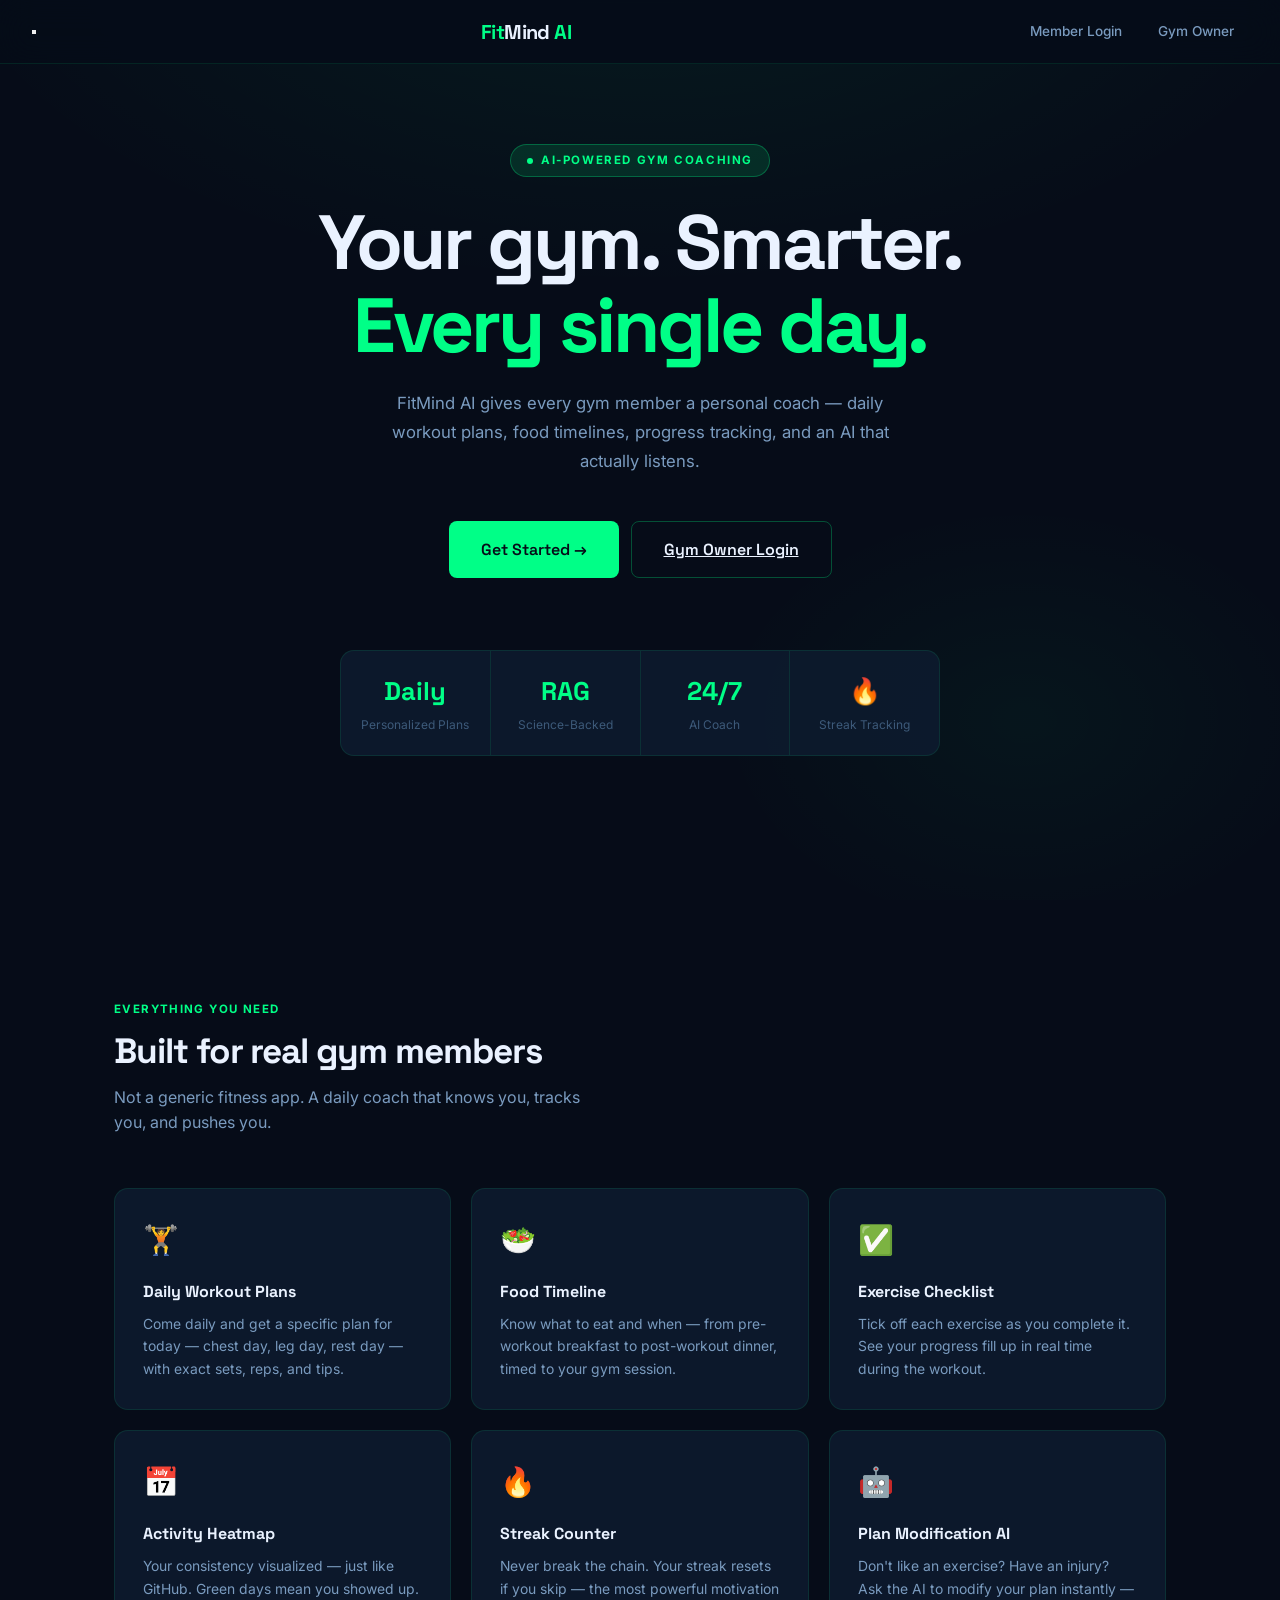
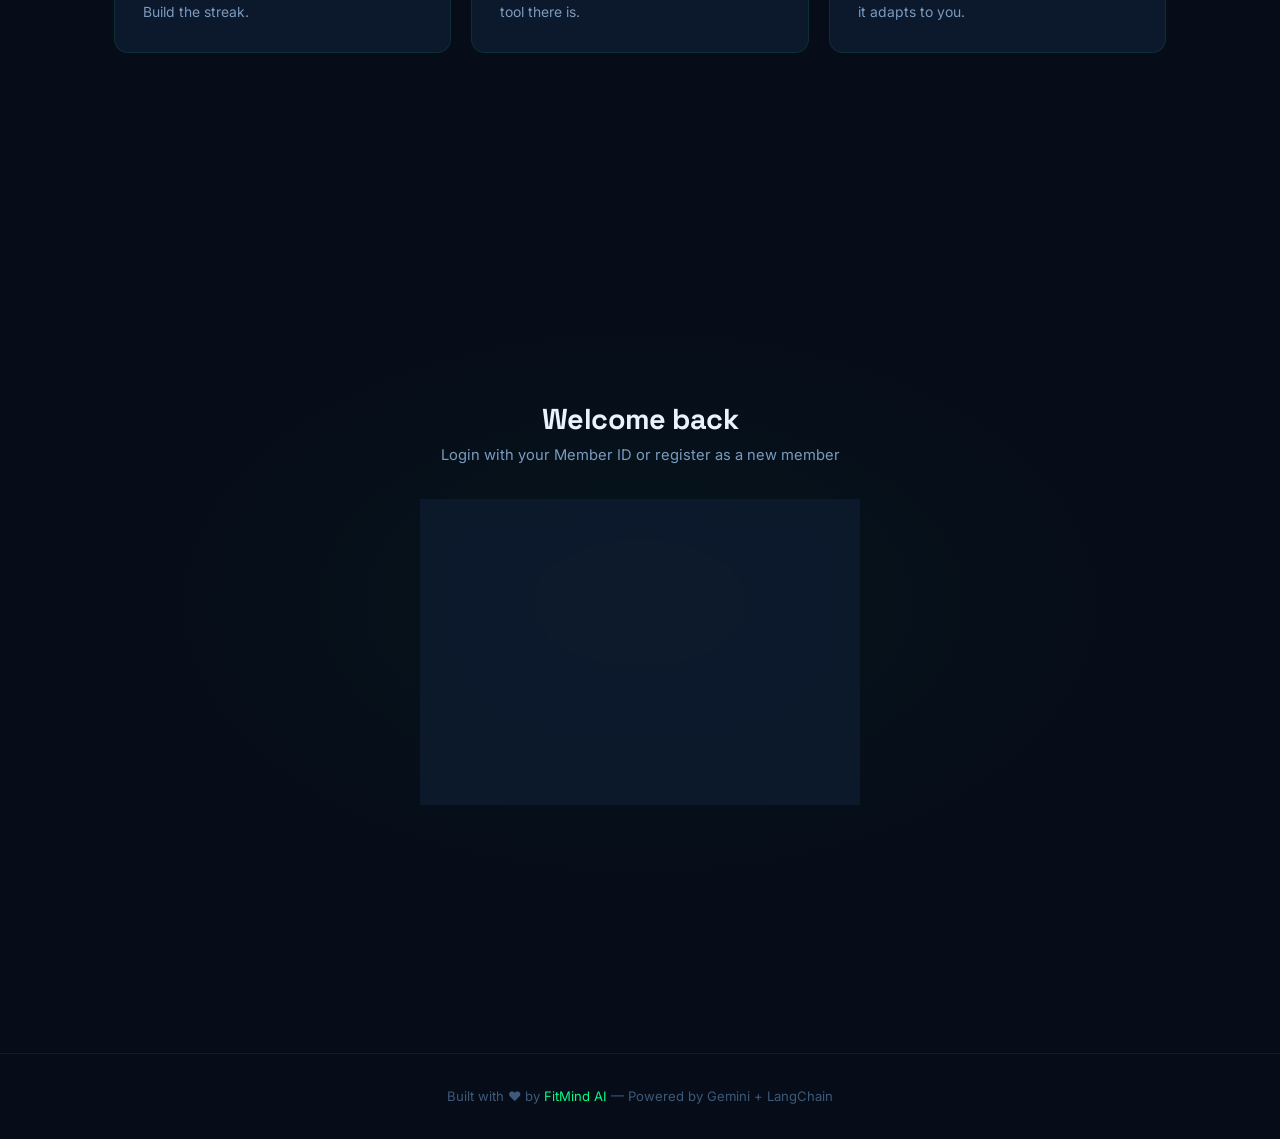
<file: frontend/index.html>
<!DOCTYPE html>
<html lang="en">
<head>
<meta charset="UTF-8"/>
<meta name="viewport" content="width=device-width, initial-scale=1.0"/>
<title>FitMind AI — Gym Coaching Platform</title>
<link rel="stylesheet" href="css/style.css"/>
<style>
  body { overflow-x: hidden; }

  /* HERO */
  .hero {
    min-height: 100vh;
    display: flex; flex-direction: column;
    align-items: center; justify-content: center;
    text-align: center; padding: 40px 24px;
    position: relative;
  }
  .hero-bg {
    position: absolute; inset: 0; z-index: 0;
    background:
      radial-gradient(ellipse 80% 60% at 50% -10%, rgba(0,255,135,0.07) 0%, transparent 70%),
      radial-gradient(ellipse 40% 40% at 80% 80%, rgba(0,255,135,0.04) 0%, transparent 60%);
  }
  .hero-content { position: relative; z-index: 1; max-width: 860px; }

  .eyebrow {
    display: inline-flex; align-items: center; gap: 8px;
    font-size: 0.72rem; font-weight: 700;
    letter-spacing: 0.14em; text-transform: uppercase;
    color: var(--green-400); margin-bottom: 24px;
    background: var(--green-glow); border: 1px solid var(--border-hover);
    padding: 6px 16px; border-radius: 20px;
  }
  .eyebrow-dot {
    width: 6px; height: 6px; border-radius: 50%;
    background: var(--green-400);
    animation: pulse 2s ease-in-out infinite;
  }
  @keyframes pulse {
    0%,100% { opacity: 1; transform: scale(1); }
    50% { opacity: 0.4; transform: scale(0.8); }
  }

  .hero-title {
    font-size: clamp(2.6rem, 6.5vw, 4.8rem);
    font-weight: 700; line-height: 1.08;
    letter-spacing: -0.04em; margin-bottom: 22px;
  }
  .hero-title .line2 { color: var(--green-400); }

  .hero-sub {
    font-size: 1.05rem; color: var(--text-secondary);
    max-width: 540px; margin: 0 auto 44px;
    line-height: 1.75;
  }

  .hero-actions { display: flex; gap: 12px; justify-content: center; flex-wrap: wrap; margin-bottom: 72px; }

  /* STATS BAR */
  .stats-bar {
    display: flex; gap: 0;
    background: var(--card); border: 1px solid var(--border);
    border-radius: var(--radius); overflow: hidden;
    max-width: 600px; margin: 0 auto;
  }
  .stat-item {
    flex: 1; padding: 20px 16px; text-align: center;
    border-right: 1px solid var(--border);
  }
  .stat-item:last-child { border-right: none; }
  .stat-num {
    font-family: 'Space Grotesk', sans-serif;
    font-size: 1.6rem; font-weight: 700; color: var(--green-400);
  }
  .stat-lbl { font-size: 0.75rem; color: var(--text-muted); margin-top: 3px; }

  /* LOGIN SECTION */
  .login-section {
    min-height: 100vh; display: flex;
    align-items: center; justify-content: center;
    padding: 80px 24px;
    background: radial-gradient(ellipse 60% 50% at 50% 50%, rgba(0,255,135,0.04) 0%, transparent 70%);
  }
  .login-box { width: 100%; max-width: 440px; }
  .login-header { text-align: center; margin-bottom: 32px; }
  .login-title { font-size: 1.8rem; font-weight: 700; margin-bottom: 8px; }
  .login-sub { color: var(--text-secondary); font-size: 0.92rem; }

  .login-card {
    background: var(--card); border: 1px solid var(--border);
    border-radius: var(--radius-lg); padding: 32px;
    backdrop-filter: blur(12px);
  }

  .tab-switcher {
    display: grid; grid-template-columns: 1fr 1fr;
    background: var(--navy-900); border-radius: var(--radius-sm);
    padding: 4px; margin-bottom: 28px;
    border: 1px solid var(--border);
  }
  .tab-btn {
    padding: 10px; border-radius: 6px;
    font-size: 0.85rem; font-weight: 600;
    border: none; background: none;
    color: var(--text-muted); cursor: pointer;
    transition: all 0.2s; font-family: 'Space Grotesk', sans-serif;
  }
  .tab-btn.active {
    background: var(--navy-700); color: var(--green-400);
    box-shadow: 0 2px 8px rgba(0,0,0,0.3);
  }

  .tab-panel { display: none; }
  .tab-panel.active { display: block; }

  /* FEATURES */
  .features {
    padding: 100px 24px; max-width: 1100px; margin: 0 auto;
  }
  .section-eyebrow {
    font-size: 0.72rem; font-weight: 700;
    letter-spacing: 0.12em; text-transform: uppercase;
    color: var(--green-400); margin-bottom: 12px;
  }
  .section-title {
    font-size: 2.2rem; font-weight: 700;
    letter-spacing: -0.03em; margin-bottom: 12px;
  }
  .section-sub {
    color: var(--text-secondary); max-width: 480px; margin-bottom: 52px;
  }
  .features-grid {
    display: grid; grid-template-columns: repeat(auto-fit, minmax(280px, 1fr));
    gap: 20px;
  }
  .feature-card {
    background: var(--card); border: 1px solid var(--border);
    border-radius: var(--radius); padding: 28px;
    transition: all 0.25s;
  }
  .feature-card:hover {
    border-color: var(--border-hover);
    transform: translateY(-3px);
    box-shadow: var(--shadow-green);
  }
  .feature-icon {
    font-size: 1.8rem; margin-bottom: 16px;
    display: block;
  }
  .feature-title {
    font-family: 'Space Grotesk', sans-serif;
    font-size: 1rem; font-weight: 700;
    margin-bottom: 8px;
  }
  .feature-desc { font-size: 0.87rem; color: var(--text-secondary); line-height: 1.65; }

  /* FOOTER */
  footer {
    border-top: 1px solid var(--border);
    padding: 32px; text-align: center;
    color: var(--text-muted); font-size: 0.82rem;
  }
  footer span { color: var(--green-400); }

  /* ALERT */
  #login-alert, #register-alert { margin-bottom: 16px; }
</style>
</head>
<body>

<!-- NAV -->
<nav class="nav">
  <button class="burger-menu" aria-label="Toggle Menu">
	<span></span>
	<span></span>
    <span></span>
  </button>
  <div class="nav-logo">Fit<span>Mind</span> AI</div>
  <div class="nav-right">
    <a class="nav-link" href="#login-section">Member Login</a>
    <a class="nav-link" href="owner.html">Gym Owner</a>
  </div>
</nav>

<!-- HERO -->
<section class="hero">
  <div class="hero-bg"></div>
  <div class="hero-content">
    <div class="eyebrow"><div class="eyebrow-dot"></div>AI-Powered Gym Coaching</div>
    <h1 class="hero-title">
      Your gym. Smarter.<br/>
      <span class="line2">Every single day.</span>
    </h1>
    <p class="hero-sub">
      FitMind AI gives every gym member a personal coach —
      daily workout plans, food timelines, progress tracking,
      and an AI that actually listens.
    </p>
    <div class="hero-actions">
      <button class="btn btn-primary btn-lg" onclick="document.getElementById('login-section').scrollIntoView({behavior:'smooth'})">
        Get Started →
      </button>
      <a href="owner.html" class="btn btn-secondary btn-lg">Gym Owner Login</a>
    </div>

    <div class="stats-bar">
      <div class="stat-item">
        <div class="stat-num">Daily</div>
        <div class="stat-lbl">Personalized Plans</div>
      </div>
      <div class="stat-item">
        <div class="stat-num">RAG</div>
        <div class="stat-lbl">Science-Backed</div>
      </div>
      <div class="stat-item">
        <div class="stat-num">24/7</div>
        <div class="stat-lbl">AI Coach</div>
      </div>
      <div class="stat-item">
        <div class="stat-num">🔥</div>
        <div class="stat-lbl">Streak Tracking</div>
      </div>
    </div>
  </div>
</section>

<!-- FEATURES -->
<section class="features">
  <div class="section-eyebrow">Everything you need</div>
  <h2 class="section-title">Built for real gym members</h2>
  <p class="section-sub">Not a generic fitness app. A daily coach that knows you, tracks you, and pushes you.</p>
  <div class="features-grid">
    <div class="feature-card">
      <span class="feature-icon">🏋️</span>
      <div class="feature-title">Daily Workout Plans</div>
      <div class="feature-desc">Come daily and get a specific plan for today — chest day, leg day, rest day — with exact sets, reps, and tips.</div>
    </div>
    <div class="feature-card">
      <span class="feature-icon">🥗</span>
      <div class="feature-title">Food Timeline</div>
      <div class="feature-desc">Know what to eat and when — from pre-workout breakfast to post-workout dinner, timed to your gym session.</div>
    </div>
    <div class="feature-card">
      <span class="feature-icon">✅</span>
      <div class="feature-title">Exercise Checklist</div>
      <div class="feature-desc">Tick off each exercise as you complete it. See your progress fill up in real time during the workout.</div>
    </div>
    <div class="feature-card">
      <span class="feature-icon">📅</span>
      <div class="feature-title">Activity Heatmap</div>
      <div class="feature-desc">Your consistency visualized — just like GitHub. Green days mean you showed up. Build the streak.</div>
    </div>
    <div class="feature-card">
      <span class="feature-icon">🔥</span>
      <div class="feature-title">Streak Counter</div>
      <div class="feature-desc">Never break the chain. Your streak resets if you skip — the most powerful motivation tool there is.</div>
    </div>
    <div class="feature-card">
      <span class="feature-icon">🤖</span>
      <div class="feature-title">Plan Modification AI</div>
      <div class="feature-desc">Don't like an exercise? Have an injury? Ask the AI to modify your plan instantly — it adapts to you.</div>
    </div>
  </div>
</section>

<!-- LOGIN -->
<section class="login-section" id="login-section">
  <div class="login-box">
    <div class="login-header">
      <h2 class="login-title">Welcome back</h2>
      <p class="login-sub">Login with your Member ID or register as a new member</p>
    </div>

    <div class="login-card">
      <div class="tab-switcher">
        <button class="tab-btn active" onclick="switchTab('login')">Login</button>
        <button class="tab-btn" onclick="switchTab('register')">Register</button>
      </div>

      <!-- LOGIN TAB -->
      <div class="tab-panel active" id="tab-login">
        <div id="login-alert"></div>
        <div class="form-group">
          <label class="form-label">Member ID</label>
          <input class="form-input" type="text" id="login-id" placeholder="e.g. MEM001" onkeydown="if(event.key==='Enter') doLogin()"/>
        </div>
        <button class="btn btn-primary btn-full" id="login-btn" onclick="doLogin()">Login →</button>
        <p style="text-align:center;margin-top:16px;font-size:0.82rem;color:var(--text-muted)">
          Don't have an ID? Switch to Register above.
        </p>
      </div>

      <!-- REGISTER TAB -->
      <div class="tab-panel" id="tab-register">
        <div id="register-alert"></div>
        <div class="form-grid-2">
          <div class="form-group">
            <label class="form-label">Full Name</label>
            <input class="form-input" type="text" id="r-name" placeholder="Rahul Sharma"/>
          </div>
          <div class="form-group">
            <label class="form-label">Member ID</label>
            <input class="form-input" type="text" id="r-id" placeholder="MEM001"/>
          </div>
          <div class="form-group">
            <label class="form-label">Age</label>
            <input class="form-input" type="number" id="r-age" placeholder="20" min="10" max="80"/>
          </div>
          <div class="form-group">
            <label class="form-label">Weight (kg)</label>
            <input class="form-input" type="number" id="r-weight" placeholder="70"/>
          </div>
          <div class="form-group">
            <label class="form-label">Height (cm)</label>
            <input class="form-input" type="number" id="r-height" placeholder="175"/>
          </div>

          <div class="form-group">
            <label class="form-label">Gender</label>
            <select class="form-input" id="r-gender">
              <option value="male">Male</option>
              <option value="female">Female</option>
              <option value="other">Other</option>
            </select>
          </div>

          <div class="form-group">
            <label class="form-label">Experience</label>
            <select class="form-input" id="r-exp">
              <option value="beginner">Beginner</option>
              <option value="intermediate">Intermediate</option>
              <option value="advanced">Advanced</option>
            </select>
          </div>
          <div class="form-group">
            <label class="form-label">Goal</label>
            <select class="form-input" id="r-goal">
              <option value="muscle gain">Muscle Gain</option>
              <option value="weight loss">Weight Loss</option>
              <option value="maintain fitness">Maintain Fitness</option>
              <option value="improve stamina">Improve Stamina</option>
            </select>
          </div>
          <div class="form-group">
            <label class="form-label">Diet Type</label>
            <select class="form-input" id="r-diet">
              <option value="vegetarian">Vegetarian</option>
              <option value="non-vegetarian">Non-Vegetarian</option>
              <option value="vegan">Vegan</option>
            </select>
          </div>
          <div class="form-group form-full">
            <label class="form-label">Injuries / Limitations</label>
            <input class="form-input" type="text" id="r-injuries" placeholder="e.g. knee pain — or leave blank"/>
          </div>
        </div>
        <button class="btn btn-primary btn-full" id="register-btn" onclick="doRegister()">Create Account →</button>
      </div>
    </div>
  </div>
</section>

<footer>
  Built with ❤️ by <span>FitMind AI</span> — Powered by Gemini + LangChain
</footer>

<script src="js/storage.js"></script>
<script src="js/api.js"></script>
<script>
  function switchTab(tab) {
    document.querySelectorAll('.tab-btn').forEach((b,i) => b.classList.toggle('active', (tab==='login'&&i===0)||(tab==='register'&&i===1)));
    document.getElementById('tab-login').classList.toggle('active', tab==='login');
    document.getElementById('tab-register').classList.toggle('active', tab==='register');
  }

  async function doLogin() {
    const id = document.getElementById('login-id').value.trim();
    const alertEl = document.getElementById('login-alert');
    if (!id) { alertEl.innerHTML = '<div class="alert alert-error">⚠ Enter your Member ID.</div>'; return; }

    const btn = document.getElementById('login-btn');
    btn.innerHTML = '<span class="spinner"></span> Logging in...';
    btn.disabled = true;
    alertEl.innerHTML = '';

    try {
      const data = await API.getMember(id);
      if (data.error) {
        alertEl.innerHTML = '<div class="alert alert-error">⚠ Member ID not found. Please contact your gym owner.</div>';
      } else if (!data.is_premium) {
        alertEl.innerHTML = '<div class="alert alert-error">⚠ Your account is not activated. Please contact your gym owner to activate premium access.</div>';
      } else {
        DB.setMember({ id, ...data.profile, plan: data.plan });
        window.location.href = 'dashboard.html';
      }

    } catch {
      alertEl.innerHTML = '<div class="alert alert-error">⚠ Cannot reach server. Make sure backend is running.</div>';
    } finally {
      btn.innerHTML = 'Login →'; btn.disabled = false;
    }
  }

  async function doRegister() {
    const name = document.getElementById('r-name').value.trim();
    const id = document.getElementById('r-id').value.trim();
    const age = document.getElementById('r-age').value;
    const weight = document.getElementById('r-weight').value;
    const height = document.getElementById('r-height').value;
    const exp = document.getElementById('r-exp').value;
    const goal = document.getElementById('r-goal').value;
    const diet = document.getElementById('r-diet').value;
    const injuries = document.getElementById('r-injuries').value.trim() || 'None';
    const alertEl = document.getElementById('register-alert');

    if (!name||!id||!age||!weight||!height) {
      alertEl.innerHTML = '<div class="alert alert-error">⚠ Please fill all required fields.</div>'; return;
    }

    const btn = document.getElementById('register-btn');
    btn.innerHTML = '<span class="spinner"></span> Creating account...';
    btn.disabled = true; alertEl.innerHTML = '';

    try {
      const gender = document.getElementById('r-gender').value;
      const profile = { member_id: id, name, age: parseInt(age), weight: parseFloat(weight), height: parseFloat(height), goal, diet_type: diet, injuries, experience: exp, gender };      const data = await API.generatePlan(profile);
      DB.setMember({ id, ...profile, plan: data.plan });
      window.location.href = 'dashboard.html';
    } catch {
      alertEl.innerHTML = '<div class="alert alert-error">⚠ Registration failed. Check backend connection.</div>';
    } finally {
      btn.innerHTML = 'Create Account →'; btn.disabled = false;
    }
  }

  // redirect if already logged in
  if (DB.getMember()) window.location.href = 'dashboard.html';
</script>
</body>
</html>
</file>
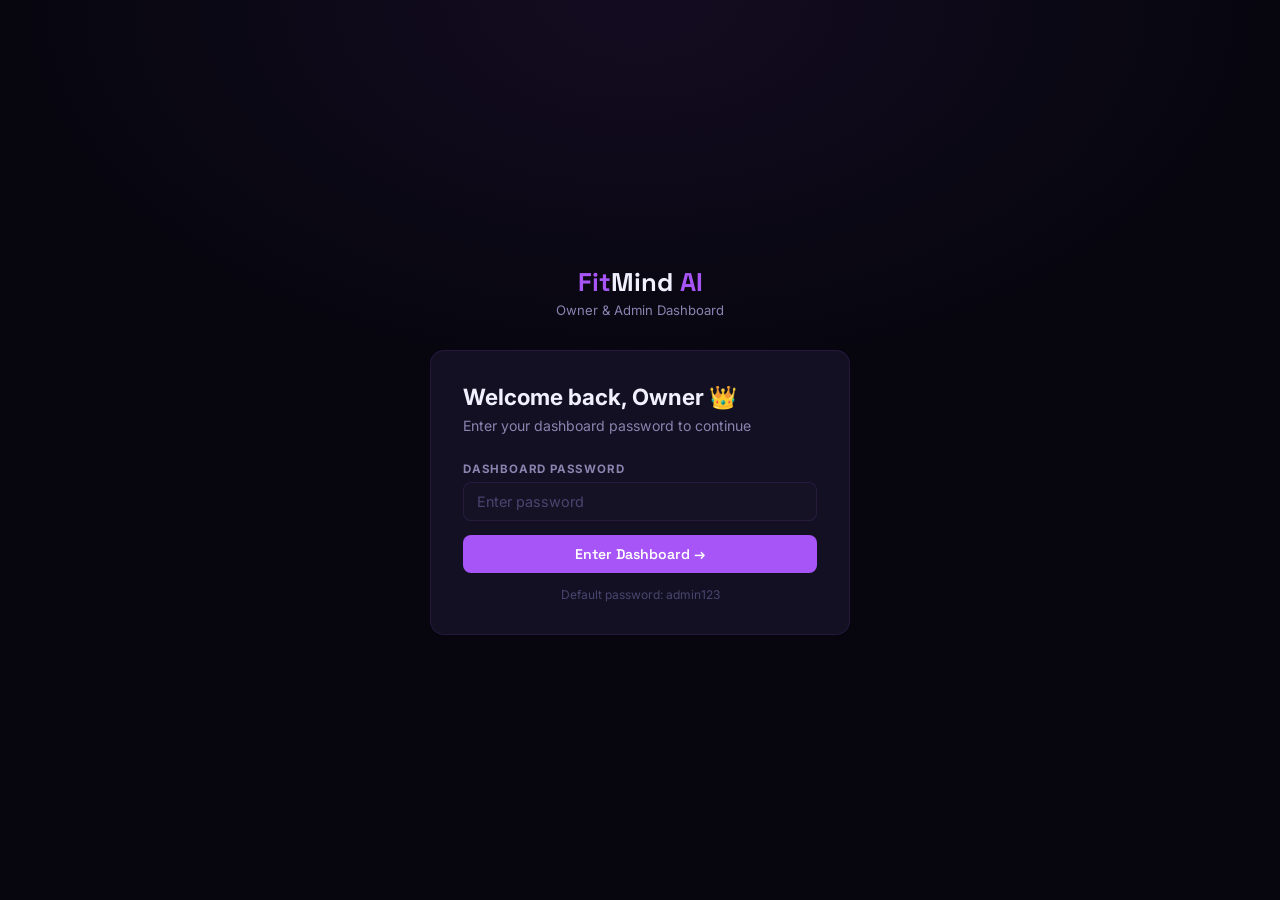
<file: frontend/owner.html>
<!DOCTYPE html>
<html lang="en">
<head>
<meta charset="UTF-8"/>
<meta name="viewport" content="width=device-width, initial-scale=1.0"/>
<title>Owner Dashboard — FitMind AI</title>
<link href="https://fonts.googleapis.com/css2?family=Space+Grotesk:wght@400;500;600;700&family=Inter:wght@300;400;500;600&display=swap" rel="stylesheet"/>
<style>
	.burger-menu {
		display: flex;
		flex-direction: column;
		justify-content: space-between;
		width: 24px;
		height: 18px;
		background: transparent;
		border: none;
		cursor: pointer;
		padding: 0;
		z-index: 10000;
	}

	.burger-menu span {
		width: 100%;
		height: 2px;
		background-color: var(--text);
		display: block;
	}

  :root {
    --bg: #07060f;
    --bg2: #0e0c1a;
    --bg3: #151225;
    --bg4: #1c1830;
    --purple: #a855f7;
    --purple-light: #c084fc;
    --purple-glow: rgba(168,85,247,0.12);
    --purple-glow-strong: rgba(168,85,247,0.22);
    --gold: #f59e0b;
    --gold-light: #fbbf24;
    --gold-glow: rgba(245,158,11,0.12);
    --green: #22c55e;
    --green-glow: rgba(34,197,94,0.12);
    --red: #ef4444;
    --red-glow: rgba(239,68,68,0.12);
    --blue: #3b82f6;
    --blue-glow: rgba(59,130,246,0.12);
    --text: #f1f0ff;
    --text2: #8b83b0;
    --text3: #4a4570;
    --border: rgba(168,85,247,0.12);
    --border-hover: rgba(168,85,247,0.3);
    --card: rgba(21,18,37,0.9);
    --radius: 14px;
    --radius-sm: 8px;
    --shadow: 0 8px 32px rgba(0,0,0,0.5);
  }

  *, *::before, *::after { box-sizing: border-box; margin: 0; padding: 0; }
  html { scroll-behavior: smooth; }
  body { font-family: 'Inter', sans-serif; background: var(--bg); color: var(--text); min-height: 100vh; }
  ::-webkit-scrollbar { width: 5px; } ::-webkit-scrollbar-track { background: var(--bg2); } ::-webkit-scrollbar-thumb { background: var(--bg4); border-radius: 4px; }
  h1,h2,h3,h4 { font-family: 'Space Grotesk', sans-serif; letter-spacing: -0.02em; }

  /* LOGIN */
  .login-screen {
    min-height: 100vh; display: flex;
    align-items: center; justify-content: center;
    background: radial-gradient(ellipse 70% 60% at 50% 0%, rgba(168,85,247,0.08), transparent 70%);
    padding: 24px;
  }
  .login-box { width: 100%; max-width: 420px; }
  .login-logo { text-align: center; margin-bottom: 32px; }
  .login-logo-text { font-family: 'Space Grotesk', sans-serif; font-size: 1.6rem; font-weight: 700; color: var(--purple); }
  .login-logo-text span { color: var(--text); }
  .login-logo-sub { font-size: 0.82rem; color: var(--text2); margin-top: 4px; }
  .login-card {
    background: var(--card); border: 1px solid var(--border);
    border-radius: var(--radius); padding: 32px;
    backdrop-filter: blur(12px);
  }
  .login-title { font-size: 1.4rem; font-weight: 700; margin-bottom: 6px; }
  .login-sub { color: var(--text2); font-size: 0.88rem; margin-bottom: 28px; }

  /* NAV */
  .nav {
    position: fixed; top: 0; left: 0; right: 0; z-index: 100;
    height: 64px; background: rgba(7,6,15,0.92);
    backdrop-filter: blur(16px);
    border-bottom: 1px solid var(--border);
    display: flex; align-items: center;
    justify-content: space-between; padding: 0 28px;
  }
  .nav-logo { font-family: 'Space Grotesk', sans-serif; font-size: 1.15rem; font-weight: 700; color: var(--purple); }
  .nav-logo span { color: var(--text); }
  .nav-gym { font-size: 0.82rem; color: var(--text2); }
  .nav-right { display: flex; align-items: center; gap: 8px; }
  .nav-badge {
    background: var(--purple-glow); border: 1px solid var(--border-hover);
    border-radius: 20px; padding: 5px 14px;
    font-size: 0.78rem; font-weight: 600; color: var(--purple);
    font-family: 'Space Grotesk', sans-serif;
  }
  .nav-btn {
    padding: 7px 14px; border-radius: var(--radius-sm);
    font-size: 0.82rem; font-weight: 500;
    color: var(--text2); cursor: pointer;
    border: none; background: transparent; transition: all 0.2s;
  }
  .nav-btn:hover { color: var(--text); background: var(--bg4); }

  /* LAYOUT */
  .layout { display: flex; padding-top: 64px; min-height: 100vh; }
  .sidebar {
    width: 220px; flex-shrink: 0;
    background: var(--bg2); border-right: 1px solid var(--border);
    padding: 20px 10px;
    position: fixed; top: 64px; left: 0;
    height: calc(100vh - 64px); overflow-y: auto;
    display: flex; flex-direction: column; gap: 2px;
	transform: translateX(-100%);
	transition: transform 0.3s ease;
  }
  .sidebar.open {
	transform: translateX(0);
  }
  .content {
    margin-left: 0;
    flex: 1;
    padding: 32px;
    max-width: 1200px;
  }

  .burger-menu.active span:nth-child(1) {
    transform: translateY(8px) rotate(45deg);
  }

  .burger-menu.active span:nth-child(2) {
    opacity: 0;
  }

  .burger-menu.active span:nth-child(3) {
    transform: translateY(-8px) rotate(-45deg);
  }
  .sb-label { font-size: 0.65rem; font-weight: 700; letter-spacing: 0.1em; text-transform: uppercase; color: var(--text3); padding: 10px 12px 4px; margin-top: 6px; }
  .sb-link {
    display: flex; align-items: center; gap: 10px;
    padding: 10px 12px; border-radius: var(--radius-sm);
    color: var(--text2); font-size: 0.86rem; font-weight: 500;
    cursor: pointer; transition: all 0.2s;
    border: none; background: none; width: 100%; text-align: left;
  }
  .sb-link:hover { color: var(--text); background: var(--bg3); }
  .sb-link.active { color: var(--purple); background: var(--purple-glow); }
  .sb-icon { font-size: 1rem; width: 20px; text-align: center; }

  .content { margin-left: 220px; flex: 1; padding: 32px; max-width: 1200px; }

  /* CARDS */
  .card {
    background: var(--card); border: 1px solid var(--border);
    border-radius: var(--radius); padding: 22px;
    backdrop-filter: blur(8px); transition: border-color 0.2s;
  }
  .card:hover { border-color: var(--border-hover); }
  .card-title { font-family: 'Space Grotesk', sans-serif; font-size: 0.95rem; font-weight: 700; margin-bottom: 16px; }

  /* STATS */
  .stats-grid { display: grid; grid-template-columns: repeat(auto-fit, minmax(150px, 1fr)); gap: 14px; margin-bottom: 24px; }
  .stat-card {
    background: var(--card); border: 1px solid var(--border);
    border-radius: var(--radius); padding: 18px;
  }
  .stat-val { font-family: 'Space Grotesk', sans-serif; font-size: 1.9rem; font-weight: 700; line-height: 1; }
  .stat-lbl { font-size: 0.75rem; color: var(--text2); margin-top: 6px; }
  .stat-sub { font-size: 0.78rem; color: var(--text3); margin-top: 4px; }

  /* BUTTONS */
  .btn {
    display: inline-flex; align-items: center; gap: 7px;
    padding: 10px 20px; border-radius: var(--radius-sm);
    font-size: 0.88rem; font-weight: 600;
    cursor: pointer; border: none; transition: all 0.2s;
    font-family: 'Space Grotesk', sans-serif; white-space: nowrap;
  }
  .btn-purple { background: var(--purple); color: white; }
  .btn-purple:hover { background: var(--purple-light); transform: translateY(-1px); box-shadow: 0 6px 20px var(--purple-glow-strong); }
  .btn-gold { background: var(--gold); color: #1a1000; }
  .btn-gold:hover { background: var(--gold-light); }
  .btn-outline { background: transparent; color: var(--text2); border: 1px solid var(--border-hover); }
  .btn-outline:hover { background: var(--bg3); color: var(--text); }
  .btn-danger { background: var(--red-glow); color: var(--red); border: 1px solid rgba(239,68,68,0.25); }
  .btn-danger:hover { background: rgba(239,68,68,0.2); }
  .btn-sm { padding: 6px 12px; font-size: 0.78rem; }
  .btn-full { width: 100%; justify-content: center; }
  .btn:disabled { opacity: 0.4; cursor: not-allowed; transform: none !important; }

  /* FORM */
  .form-group { display: flex; flex-direction: column; gap: 6px; margin-bottom: 14px; }
  .form-label { font-size: 0.72rem; font-weight: 700; letter-spacing: 0.07em; text-transform: uppercase; color: var(--text2); }
  .form-input {
    background: var(--bg3); border: 1px solid var(--border);
    border-radius: var(--radius-sm); padding: 10px 13px;
    color: var(--text); font-size: 0.9rem; font-family: 'Inter', sans-serif;
    outline: none; width: 100%; transition: border-color 0.2s, box-shadow 0.2s;
  }
  .form-input:focus { border-color: var(--purple); box-shadow: 0 0 0 3px var(--purple-glow); }
  .form-input::placeholder { color: var(--text3); }
  select.form-input option { background: var(--bg3); }
  .form-grid2 { display: grid; grid-template-columns: 1fr 1fr; gap: 14px; }
  .form-grid3 { display: grid; grid-template-columns: 1fr 1fr 1fr; gap: 14px; }

  /* BADGE */
  .badge { display: inline-flex; align-items: center; padding: 3px 10px; border-radius: 20px; font-size: 0.7rem; font-weight: 700; font-family: 'Space Grotesk', sans-serif; }
  .badge-purple { background: var(--purple-glow); color: var(--purple); border: 1px solid var(--border-hover); }
  .badge-gold { background: var(--gold-glow); color: var(--gold); border: 1px solid rgba(245,158,11,0.3); }
  .badge-green { background: var(--green-glow); color: var(--green); border: 1px solid rgba(34,197,94,0.3); }
  .badge-red { background: var(--red-glow); color: var(--red); border: 1px solid rgba(239,68,68,0.3); }
  .badge-blue { background: var(--blue-glow); color: var(--blue); border: 1px solid rgba(59,130,246,0.3); }
  .badge-muted { background: var(--bg4); color: var(--text2); }

  /* TABLE */
  .table-wrap { overflow-x: auto; }
  table { width: 100%; border-collapse: collapse; }
  th { text-align: left; padding: 10px 14px; font-size: 0.72rem; font-weight: 700; color: var(--text3); text-transform: uppercase; letter-spacing: 0.06em; border-bottom: 1px solid var(--border); background: var(--bg3); }
  td { padding: 12px 14px; font-size: 0.86rem; border-bottom: 1px solid var(--border); color: var(--text2); }
  tr:hover td { background: var(--bg3); }
  tr:last-child td { border-bottom: none; }

  /* ALERT */
  .alert { padding: 11px 14px; border-radius: var(--radius-sm); font-size: 0.85rem; margin-bottom: 14px; }
  .alert-error { background: var(--red-glow); border: 1px solid rgba(239,68,68,0.3); color: #fca5a5; }
  .alert-success { background: var(--green-glow); border: 1px solid rgba(34,197,94,0.3); color: #86efac; }
  .alert-warn { background: var(--gold-glow); border: 1px solid rgba(245,158,11,0.3); color: #fcd34d; }

  /* SPINNER */
  .spinner { display: inline-block; width: 14px; height: 14px; border: 2px solid var(--bg4); border-top-color: var(--purple); border-radius: 50%; animation: spin 0.65s linear infinite; }
  @keyframes spin { to { transform: rotate(360deg); } }

  /* PAGES */
  .page { display: none; }
  .page.active { display: block; }
  .page-header { margin-bottom: 24px; }
  .page-title { font-size: 1.6rem; font-weight: 700; margin-bottom: 4px; }
  .page-sub { color: var(--text2); font-size: 0.9rem; }

  /* MODAL */
  .modal-overlay { display: none; position: fixed; inset: 0; z-index: 200; background: rgba(7,6,15,0.88); backdrop-filter: blur(6px); align-items: center; justify-content: center; padding: 24px; }
  .modal-overlay.open { display: flex; }
  .modal { background: var(--bg3); border: 1px solid var(--border-hover); border-radius: var(--radius); width: 100%; max-width: 560px; max-height: 85vh; overflow-y: auto; padding: 28px; box-shadow: var(--shadow); }
  .modal-header { display: flex; justify-content: space-between; align-items: center; margin-bottom: 22px; }
  .modal-title { font-size: 1.1rem; font-weight: 700; }
  .modal-close { background: none; border: none; color: var(--text2); font-size: 1.2rem; cursor: pointer; padding: 4px 8px; border-radius: 6px; transition: all 0.2s; }
  .modal-close:hover { color: var(--text); background: var(--bg4); }

  /* RISK CARD */
  .risk-card { background: var(--red-glow); border: 1px solid rgba(239,68,68,0.25); border-radius: var(--radius-sm); padding: 14px 16px; display: flex; align-items: center; gap: 12px; margin-bottom: 8px; }
  .expiry-card { background: var(--gold-glow); border: 1px solid rgba(245,158,11,0.25); border-radius: var(--radius-sm); padding: 14px 16px; display: flex; align-items: center; gap: 12px; margin-bottom: 8px; }

  /* REVENUE CHART */
  .rev-bars { display: flex; align-items: flex-end; gap: 6px; height: 100px; margin-top: 12px; }
  .rev-bar-wrap { flex: 1; display: flex; flex-direction: column; align-items: center; gap: 4px; height: 100%; justify-content: flex-end; }
  .rev-bar { width: 100%; border-radius: 4px 4px 0 0; background: var(--purple); opacity: 0.7; transition: all 0.3s; min-height: 4px; }
  .rev-bar:hover { opacity: 1; }
  .rev-bar-label { font-size: 0.6rem; color: var(--text3); }
  .rev-bar-val { font-size: 0.65rem; color: var(--purple); font-weight: 700; }

  /* DIVIDER */
  .divider { height: 1px; background: var(--border); margin: 18px 0; }

  /* EMPTY */
  .empty { text-align: center; padding: 40px 20px; color: var(--text3); font-size: 0.88rem; }

@media (max-width: 768px) {
  .layout {
    flex-direction: column;
    padding-top: 64px;
  }

  .sidebar {
    position: relative;
    top: auto;
    left: auto;
    width: 100%;
    height: auto;
    transform: none;
    transition: none;
    max-height: 0;
    overflow: hidden;
    padding-top: 0;
    padding-bottom: 0;
    border-right: none;
  }

  .sidebar.open {
    max-height: 100vh;
    padding: 20px 10px;
  }

  .content {
    margin-left: 0;
    padding: 20px 16px;
  }
}
</style>
</head>
<body>

<!-- LOGIN SCREEN -->
<div id="login-screen" class="login-screen">
  <div class="login-box">
    <div class="login-logo">
      <div class="login-logo-text">Fit<span>Mind</span> AI</div>
      <div class="login-logo-sub">Owner & Admin Dashboard</div>
    </div>
    <div class="login-card">
      <div class="login-title">Welcome back, Owner 👑</div>
      <div class="login-sub">Enter your dashboard password to continue</div>
      <div id="login-alert"></div>
      <div class="form-group">
        <label class="form-label">Dashboard Password</label>
        <input class="form-input" type="password" id="owner-password" placeholder="Enter password" onkeydown="if(event.key==='Enter') doLogin()"/>
      </div>
      <button class="btn btn-purple btn-full" id="login-btn" onclick="doLogin()">Enter Dashboard →</button>
      <p style="text-align:center;margin-top:14px;font-size:0.75rem;color:var(--text3)">Default password: admin123</p>
    </div>
  </div>
</div>

<!-- DASHBOARD -->
<div id="dashboard-screen" style="display:none">

<nav class="nav">
  <button class="burger-menu" aria-label="Toggle Menu">
	<span></span>
	<span></span>
    <span></span>
  </button>
  <div>
    <div class="nav-logo">Fit<span>Mind</span> AI</div>
    <div class="nav-gym" id="nav-gym-name">Owner Dashboard</div>
  </div>
  <div class="nav-right">
    <span class="nav-badge" id="nav-owner-name">Owner</span>
    <button class="nav-btn" onclick="showPage('settings')">⚙️ Settings</button>
    <button class="nav-btn" onclick="doLogout()">Logout</button>
  </div>
</nav>

<div class="layout">
  <aside class="sidebar">
    <div class="sb-label">Overview</div>
    <button class="sb-link active" onclick="showPage('overview')"><span class="sb-icon">📊</span> Overview</button>
    <button class="sb-link" onclick="showPage('members')"><span class="sb-icon">👥</span> Members</button>
    <button class="sb-link" onclick="showPage('alerts')"><span class="sb-icon">🚨</span> Alerts</button>
    <button class="sb-link" onclick="showPage('weekly')"><span class="sb-icon">🏆</span> Weekly Summary</button>

    <div class="sb-label">Revenue</div>
    <button class="sb-link" onclick="showPage('payments')"><span class="sb-icon">💰</span> Payments</button>
    <button class="sb-link" onclick="showPage('revenue')"><span class="sb-icon">📈</span> Revenue Stats</button>

    <div class="sb-label">Manage</div>
    <button class="sb-link" onclick="showPage('add-member')"><span class="sb-icon">➕</span> Add Member</button>
    <button class="sb-link" onclick="showPage('settings')"><span class="sb-icon">⚙️</span> Settings</button>
  </aside>

  <main class="content">

    <!-- OVERVIEW -->
    <div id="page-overview" class="page active">
      <div class="page-header">
        <div class="page-title">Dashboard Overview</div>
        <div class="page-sub" id="overview-date"></div>
      </div>

      <div class="stats-grid" id="overview-stats"></div>

      <div style="display:grid;grid-template-columns:1fr 1fr;gap:20px;margin-bottom:24px">
        <!-- RECENT MEMBERS -->
        <div class="card">
          <div class="card-title">👥 Recent Members</div>
          <div id="recent-members-list"></div>
        </div>
        <!-- REVENUE CHART -->
        <div class="card">
          <div class="card-title">💰 Monthly Revenue</div>
          <div class="rev-bars" id="rev-bars"></div>
          <div style="display:flex;justify-content:space-between;margin-top:6px" id="rev-bar-labels"></div>
        </div>
      </div>

      <!-- ALERTS PREVIEW -->
      <div class="card">
        <div class="card-title">🚨 Alerts</div>
        <div id="alerts-preview"></div>
      </div>
    </div>

    <!-- MEMBERS -->
    <div id="page-members" class="page">
      <div class="page-header" style="display:flex;justify-content:space-between;align-items:center;flex-wrap:wrap;gap:12px">
        <div>
          <div class="page-title">Members</div>
          <div class="page-sub">All registered gym members</div>
        </div>
        <div style="display:flex;gap:10px">
          <input class="form-input" type="text" id="member-search" placeholder="Search members..." oninput="filterMembers()" style="width:200px"/>
          <button class="btn btn-purple" onclick="showPage('add-member')">➕ Add Member</button>
        </div>
      </div>
      <div class="card">
        <div class="table-wrap">
          <table>
            <thead>
              <tr>
                <th>Member</th>
                <th>Goal</th>
                <th>Status</th>
                <th>Joined</th>
                <th>Last Checkin</th>
                <th>Expiry</th>
                <th>Actions</th>
              </tr>
            </thead>
            <tbody id="members-tbody"></tbody>
          </table>
        </div>
      </div>
    </div>

    <!-- ALERTS -->
    <div id="page-alerts" class="page">
      <div class="page-header">
        <div class="page-title">Alerts</div>
        <div class="page-sub">Members needing attention</div>
      </div>
      <div style="display:grid;grid-template-columns:1fr 1fr;gap:20px">
        <div class="card">
          <div class="card-title">🔴 Dropout Risk (5+ days inactive)</div>
          <div id="dropout-list"></div>
        </div>
        <div class="card">
          <div class="card-title">⚠️ Expiring Soon (within 7 days)</div>
          <div id="expiry-list"></div>
        </div>
      </div>
    </div>

    <!-- WEEKLY SUMMARY -->
    <div id="page-weekly" class="page">
      <div class="page-header" style="display:flex;justify-content:space-between;align-items:center;flex-wrap:wrap;gap:12px">
        <div>
          <div class="page-title">Weekly Summary</div>
          <div class="page-sub">Leaderboard, gym stats and improvement tips</div>
        </div>
        <button class="btn btn-purple" id="weekly-btn" onclick="loadWeeklySummary()">🤖 Generate Summary</button>
      </div>

      <div id="weekly-loading" style="display:none;text-align:center;padding:60px">
        <span class="spinner" style="width:32px;height:32px;border-width:3px"></span>
        <div style="margin-top:16px;color:var(--text2)">Running Weekly Summary Agent...</div>
        <div style="font-size:0.78rem;color:var(--text3);margin-top:6px">Analyzing all members, building leaderboard, generating insights...</div>
      </div>

      <div id="weekly-content" style="display:none">

        <!-- GYM HEADLINE -->
        <div style="background:linear-gradient(135deg,var(--bg3),var(--bg4));border:1px solid var(--border-hover);border-radius:var(--radius);padding:24px;margin-bottom:20px;text-align:center">
          <div style="font-size:0.75rem;color:var(--purple);text-transform:uppercase;letter-spacing:0.1em;margin-bottom:8px">This Week's Headline</div>
          <div style="font-family:'Space Grotesk',sans-serif;font-size:1.3rem;font-weight:700" id="weekly-headline"></div>
          <div style="font-size:0.78rem;color:var(--text2);margin-top:8px" id="weekly-period"></div>
        </div>

        <!-- HIGHLIGHTS + OWNER TIP -->
        <div style="display:grid;grid-template-columns:1fr 1fr;gap:20px;margin-bottom:20px">
          <div class="card">
            <div class="card-title">✨ Week Highlights</div>
            <div id="weekly-highlights"></div>
          </div>
          <div class="card" style="background:var(--purple-glow)">
            <div class="card-title">💡 Owner Tip</div>
            <div id="weekly-owner-tip" style="font-size:0.9rem;color:var(--text2);line-height:1.7"></div>
          </div>
        </div>

        <!-- LEADERBOARD -->
        <div class="card" style="margin-bottom:20px">
          <div class="card-title">🏆 Member Leaderboard</div>
          <div class="table-wrap">
            <table>
              <thead>
                <tr>
                  <th>Rank</th>
                  <th>Member</th>
                  <th>Goal</th>
                  <th>Level</th>
                  <th>Checkins</th>
                  <th>Score</th>
                  <th>Status</th>
                </tr>
              </thead>
              <tbody id="leaderboard-tbody"></tbody>
            </table>
          </div>
        </div>

        <!-- RETENTION TIPS -->
        <div style="display:grid;grid-template-columns:1fr 1fr;gap:20px">
          <div class="card">
            <div class="card-title">📋 Retention Tips</div>
            <div id="retention-tips"></div>
          </div>
          <div class="card">
            <div class="card-title">💬 Message for Inactive Members</div>
            <div id="inactive-message" style="font-size:0.9rem;color:var(--text2);line-height:1.7;background:var(--bg3);border-radius:var(--radius-sm);padding:16px;border:1px solid var(--border)"></div>
            <button class="btn btn-outline btn-sm" style="margin-top:12px" onclick="copyMessage()">📋 Copy Message</button>
          </div>
        </div>

      </div>
    </div>

    <!-- PAYMENTS -->
    <div id="page-payments" class="page">
      <div class="page-header">
        <div class="page-title">Payments</div>
        <div class="page-sub">Track all member payments</div>
      </div>

      <!-- ADD PAYMENT -->
      <div class="card" style="margin-bottom:20px">
        <div class="card-title">➕ Record New Payment</div>
        <div id="payment-alert"></div>
        <div class="form-grid3">
          <div class="form-group" style="margin-bottom:0">
            <label class="form-label">Member ID</label>
            <input class="form-input" type="text" id="pay-member-id" placeholder="MEM001"/>
          </div>
          <div class="form-group" style="margin-bottom:0">
            <label class="form-label">Member Name</label>
            <input class="form-input" type="text" id="pay-member-name" placeholder="Rahul Sharma"/>
          </div>
          <div class="form-group" style="margin-bottom:0">
            <label class="form-label">Amount (₹)</label>
            <input class="form-input" type="number" id="pay-amount" placeholder="1000"/>
          </div>
          <div class="form-group" style="margin-bottom:0">
            <label class="form-label">Plan Type</label>
            <select class="form-input" id="pay-plan">
              <option value="monthly">Monthly</option>
              <option value="quarterly">Quarterly</option>
              <option value="yearly">Yearly</option>
            </select>
          </div>
          <div class="form-group" style="margin-bottom:0">
            <label class="form-label">Payment Date</label>
            <input class="form-input" type="date" id="pay-date"/>
          </div>
          <div class="form-group" style="margin-bottom:0">
            <label class="form-label">Expiry Date</label>
            <input class="form-input" type="date" id="pay-expiry"/>
          </div>
          <div class="form-group" style="margin-bottom:0">
            <label class="form-label">Payment Mode</label>
            <select class="form-input" id="pay-mode">
              <option value="cash">Cash</option>
              <option value="upi">UPI</option>
              <option value="card">Card</option>
              <option value="netbanking">Net Banking</option>
            </select>
          </div>
          <div class="form-group" style="margin-bottom:0;grid-column:2/-1">
            <label class="form-label">Notes</label>
            <input class="form-input" type="text" id="pay-notes" placeholder="Optional notes"/>
          </div>
        </div>
        <button class="btn btn-gold" style="margin-top:14px" onclick="recordPayment()">Record Payment 💰</button>
      </div>

      <!-- PAYMENT HISTORY -->
      <div class="card">
        <div class="card-title">Payment History</div>
        <div class="table-wrap">
          <table>
            <thead>
              <tr>
                <th>Member</th>
                <th>Amount</th>
                <th>Plan</th>
                <th>Mode</th>
                <th>Date</th>
                <th>Expiry</th>
                <th>Notes</th>
                <th></th>
              </tr>
            </thead>
            <tbody id="payments-tbody"></tbody>
          </table>
        </div>
      </div>
    </div>

    <!-- REVENUE STATS -->
    <div id="page-revenue" class="page">
      <div class="page-header">
        <div class="page-title">Revenue Stats</div>
        <div class="page-sub">Financial overview of your gym</div>
      </div>
      <div class="stats-grid" id="revenue-stats-grid"></div>
      <div style="display:grid;grid-template-columns:1fr 1fr;gap:20px">
        <div class="card">
          <div class="card-title">💳 Revenue by Plan Type</div>
          <div id="plan-breakdown"></div>
        </div>
        <div class="card">
          <div class="card-title">📊 Revenue by Payment Mode</div>
          <div id="mode-breakdown"></div>
        </div>
      </div>
    </div>

    <!-- ADD MEMBER -->
    <div id="page-add-member" class="page">
      <div class="page-header">
        <div class="page-title">Add New Member</div>
        <div class="page-sub">Register a new gym member and generate their plan</div>
      </div>
      <div class="card">
        <div id="add-member-alert"></div>
        <div class="form-grid2">
          <div class="form-group">
            <label class="form-label">Full Name</label>
            <input class="form-input" type="text" id="am-name" placeholder="Rahul Sharma"/>
          </div>
          <div class="form-group">
            <label class="form-label">Member ID</label>
            <input class="form-input" type="text" id="am-id" placeholder="MEM002"/>
          </div>
          <div class="form-group">
            <label class="form-label">Phone</label>
            <input class="form-input" type="text" id="am-phone" placeholder="9876543210"/>
          </div>
          <div class="form-group">
            <label class="form-label">Email</label>
            <input class="form-input" type="email" id="am-email" placeholder="rahul@email.com"/>
          </div>
          <div class="form-group">
            <label class="form-label">Age</label>
            <input class="form-input" type="number" id="am-age" placeholder="25"/>
          </div>
          <div class="form-group">
            <label class="form-label">Weight (kg)</label>
            <input class="form-input" type="number" id="am-weight" placeholder="70"/>
          </div>
          <div class="form-group">
            <label class="form-label">Height (cm)</label>
            <input class="form-input" type="number" id="am-height" placeholder="175"/>
          </div>
          <div class="form-group">
            <label class="form-label">Experience</label>
            <select class="form-input" id="am-exp">
              <option value="beginner">Beginner</option>
              <option value="intermediate">Intermediate</option>
              <option value="advanced">Advanced</option>
            </select>
          </div>
          <div class="form-group">
            <label class="form-label">Goal</label>
            <select class="form-input" id="am-goal">
              <option value="muscle gain">Muscle Gain</option>
              <option value="weight loss">Weight Loss</option>
              <option value="maintain fitness">Maintain Fitness</option>
              <option value="improve stamina">Improve Stamina</option>
            </select>
          </div>
          <div class="form-group">
            <label class="form-label">Diet Type</label>
            <select class="form-input" id="am-diet">
              <option value="vegetarian">Vegetarian</option>
              <option value="non-vegetarian">Non-Vegetarian</option>
              <option value="vegan">Vegan</option>
            </select>
          </div>
          <div class="form-group" style="grid-column:1/-1">
            <label class="form-label">Injuries / Limitations</label>
            <input class="form-input" type="text" id="am-injuries" placeholder="None"/>
          </div>
        </div>
        <button class="btn btn-purple" id="am-btn" onclick="addMember()">Add Member & Generate Plan →</button>
      </div>
    </div>

    <!-- SETTINGS -->
    <div id="page-settings" class="page">
      <div class="page-header">
        <div class="page-title">Gym Settings</div>
        <div class="page-sub">Update your gym profile and pricing</div>
      </div>
      <div class="card">
        <div id="settings-alert"></div>
        <div class="form-grid2">
          <div class="form-group">
            <label class="form-label">Gym Name</label>
            <input class="form-input" type="text" id="set-gym-name"/>
          </div>
          <div class="form-group">
            <label class="form-label">Owner Name</label>
            <input class="form-input" type="text" id="set-owner-name"/>
          </div>
          <div class="form-group">
            <label class="form-label">Phone</label>
            <input class="form-input" type="text" id="set-phone"/>
          </div>
          <div class="form-group">
            <label class="form-label">Email</label>
            <input class="form-input" type="email" id="set-email"/>
          </div>
          <div class="form-group" style="grid-column:1/-1">
            <label class="form-label">Address</label>
            <input class="form-input" type="text" id="set-address"/>
          </div>
        </div>
        <div class="divider"></div>
        <div class="card-title">💰 Membership Pricing (₹)</div>
        <div class="form-grid3" style="margin-top:14px">
          <div class="form-group" style="margin-bottom:0">
            <label class="form-label">Monthly Fee</label>
            <input class="form-input" type="number" id="set-monthly"/>
          </div>
          <div class="form-group" style="margin-bottom:0">
            <label class="form-label">Quarterly Fee</label>
            <input class="form-input" type="number" id="set-quarterly"/>
          </div>
          <div class="form-group" style="margin-bottom:0">
            <label class="form-label">Yearly Fee</label>
            <input class="form-input" type="number" id="set-yearly"/>
          </div>
        </div>
        <button class="btn btn-purple" style="margin-top:18px" onclick="saveSettings()">Save Settings</button>
      </div>
    </div>

  </main>
</div>

</div><!-- end dashboard-screen -->

<!-- MEMBER DETAIL MODAL -->
<div class="modal-overlay" id="member-modal">
  <div class="modal">
    <div class="modal-header">
      <div class="modal-title" id="modal-member-name">Member Details</div>
      <button class="modal-close" onclick="closeModal()">✕</button>
    </div>
    <div id="modal-body"></div>
  </div>
</div>

<script>
const API = 'https://fitmind-ai-backend-wopz.onrender.com';
let allMembers = [], allPayments = [];

// ── LOGIN ──
async function doLogin() {
  const pwd = document.getElementById('owner-password').value.trim();
  const alertEl = document.getElementById('login-alert');
  const btn = document.getElementById('login-btn');
  if (!pwd) { alertEl.innerHTML = '<div class="alert alert-error">Enter password.</div>'; return; }

  btn.innerHTML = '<span class="spinner"></span> Logging in...'; btn.disabled = true;
  try {
    const res = await fetch(`${API}/owner-login`, {
      method: 'POST', headers: { 'Content-Type': 'application/json' },
      body: JSON.stringify({ password: pwd })
    });
    const data = await res.json();
    if (data.success) {
      document.getElementById('login-screen').style.display = 'none';
      document.getElementById('dashboard-screen').style.display = 'block';
      document.getElementById('nav-gym-name').textContent = data.gym_name || 'My Gym';
      document.getElementById('nav-owner-name').textContent = data.owner_name || 'Owner';
      loadAll();
    } else {
      alertEl.innerHTML = '<div class="alert alert-error">⚠ Wrong password.</div>';
    }
  } catch {
    alertEl.innerHTML = '<div class="alert alert-error">⚠ Cannot reach server.</div>';
  } finally {
    btn.innerHTML = 'Enter Dashboard →'; btn.disabled = false;
  }
}

function doLogout() {
  document.getElementById('dashboard-screen').style.display = 'none';
  document.getElementById('login-screen').style.display = 'flex';
  document.getElementById('owner-password').value = '';
}

// ── NAVIGATION ──
function showPage(name) {
  document.querySelectorAll('.page').forEach(p => p.classList.remove('active'));
  document.querySelectorAll('.sb-link').forEach(b => b.classList.remove('active'));
  document.getElementById(`page-${name}`).classList.add('active');
  const map = { overview:0, members:1, alerts:2, payments:3, revenue:4, 'add-member':5, settings:6 };
  const links = document.querySelectorAll('.sb-link');
  if (map[name] !== undefined && links[map[name]]) links[map[name]].classList.add('active');

  if (name === 'payments') loadPayments();
  if (name === 'revenue') loadRevenueStats();
  if (name === 'settings') loadSettings();
  if (name === 'alerts') renderAlerts();
  if (name === 'weekly') { document.getElementById('weekly-loading').style.display='none'; }
}

// ── LOAD ALL ──
async function loadAll() {
  document.getElementById('overview-date').textContent = new Date().toLocaleDateString('en-IN', { weekday:'long', day:'numeric', month:'long', year:'numeric' });
  await Promise.all([loadMembers(), loadOverviewStats()]);
}

// ── LOAD MEMBERS ──
async function loadMembers() {
  try {
    const res = await fetch(`${API}/all-members`);
    const data = await res.json();
    allMembers = data.members || [];
    renderMembersTable(allMembers);
    renderRecentMembers();
    renderAlerts();
  } catch {}
}

// ── OVERVIEW STATS ──
async function loadOverviewStats() {
  try {
    const res = await fetch(`${API}/revenue-stats`);
    const s = await res.json();
    document.getElementById('overview-stats').innerHTML = `
      <div class="stat-card"><div class="stat-val" style="color:var(--purple)">${s.total_members}</div><div class="stat-lbl">Total Members</div></div>
      <div class="stat-card"><div class="stat-val" style="color:var(--gold)">₹${s.monthly_revenue.toLocaleString()}</div><div class="stat-lbl">This Month Revenue</div></div>
      <div class="stat-card"><div class="stat-val" style="color:var(--green)">${s.active_premium}</div><div class="stat-lbl">Active Premium</div></div>
      <div class="stat-card"><div class="stat-val" style="color:var(--red)">${s.dropout_risk}</div><div class="stat-lbl">Dropout Risk 🚨</div></div>
      <div class="stat-card"><div class="stat-val" style="color:var(--gold)">${s.expiring_soon}</div><div class="stat-lbl">Expiring Soon ⚠️</div></div>
      <div class="stat-card"><div class="stat-val" style="color:var(--purple)">₹${s.total_revenue.toLocaleString()}</div><div class="stat-lbl">Total Revenue</div></div>
    `;
    renderRevenueChart();
  } catch {}
}

// ── RECENT MEMBERS ──
function renderRecentMembers() {
  const el = document.getElementById('recent-members-list');
  const recent = [...allMembers].slice(-5).reverse();
  if (!recent.length) { el.innerHTML = '<div class="empty">No members yet.</div>'; return; }
  el.innerHTML = recent.map(m => `
    <div style="display:flex;align-items:center;gap:12px;padding:10px 0;border-bottom:1px solid var(--border)">
      <div style="width:36px;height:36px;border-radius:50%;background:var(--purple-glow);border:1px solid var(--border-hover);display:flex;align-items:center;justify-content:center;font-size:0.9rem;font-weight:700;color:var(--purple);flex-shrink:0">${m.name[0]}</div>
      <div style="flex:1">
        <div style="font-size:0.88rem;font-weight:600">${m.name}</div>
        <div style="font-size:0.72rem;color:var(--text2)">${m.goal} · ${m.experience}</div>
      </div>
      <span class="badge ${m.is_premium ? 'badge-gold' : 'badge-muted'}">${m.is_premium ? '👑 Premium' : 'Free'}</span>
    </div>
  `).join('');
}

// ── RENDER MEMBERS TABLE ──
function renderMembersTable(members) {
  const today = new Date().toISOString().split('T')[0];
  document.getElementById('members-tbody').innerHTML = members.map(m => {
    const isExpired = m.expiry_date && m.expiry_date < today;
    const daysInactive = m.last_checkin ? Math.floor((Date.now() - new Date(m.last_checkin)) / 86400000) : null;
    const atRisk = daysInactive !== null && daysInactive >= 5;
    return `
      <tr>
        <td>
          <div style="font-weight:600;color:var(--text)">${m.name}</div>
          <div style="font-size:0.72rem;color:var(--text3)">${m.member_id}</div>
        </td>
        <td><span class="badge badge-purple">${m.goal}</span></td>
        <td>
          ${m.is_premium ? '<span class="badge badge-gold">👑 Premium</span>' : '<span class="badge badge-muted">Free</span>'}
          ${!m.is_active ? '<span class="badge badge-red" style="margin-left:4px">Inactive</span>' : ''}
          ${isExpired && m.is_premium ? '<span class="badge badge-red" style="margin-left:4px">Expired</span>' : ''}
        </td>
        <td style="font-size:0.8rem">${m.joined_date || '—'}</td>
        <td>
          <span style="font-size:0.8rem;color:${atRisk ? 'var(--red)' : 'var(--text2)'}">${m.last_checkin || 'Never'}${atRisk ? ' 🚨' : ''}</span>
        </td>
        <td style="font-size:0.8rem;color:${isExpired ? 'var(--red)' : 'var(--text2)'}">${m.expiry_date || '—'}</td>
        <td>
          <div style="display:flex;gap:6px">
            <button class="btn btn-outline btn-sm" onclick="viewMember('${m.member_id}')">View</button>
            <button class="btn btn-danger btn-sm" onclick="deleteMember('${m.member_id}')">✕</button>
          </div>
        </td>
      </tr>
    `;
  }).join('') || '<tr><td colspan="7" class="empty">No members found.</td></tr>';
}

function filterMembers() {
  const q = document.getElementById('member-search').value.toLowerCase();
  const filtered = allMembers.filter(m => m.name.toLowerCase().includes(q) || m.member_id.toLowerCase().includes(q));
  renderMembersTable(filtered);
}

// ── VIEW MEMBER ──
async function viewMember(id) {
  document.getElementById('modal-member-name').textContent = 'Loading...';
  document.getElementById('modal-body').innerHTML = '<div style="text-align:center;padding:24px"><span class="spinner" style="width:24px;height:24px;border-width:3px"></span></div>';
  document.getElementById('member-modal').classList.add('open');

  try {
    const res = await fetch(`${API}/member/${id}`);
    const m = await res.json();
    document.getElementById('modal-member-name').textContent = m.name;
    document.getElementById('modal-body').innerHTML = `
      <div style="display:grid;grid-template-columns:1fr 1fr;gap:10px;margin-bottom:16px">
        ${[['Member ID', m.member_id], ['Age', m.profile?.age], ['Weight', m.profile?.weight + ' kg'], ['Height', m.profile?.height + ' cm'], ['Goal', m.profile?.goal], ['Diet', m.profile?.diet_type], ['Experience', m.profile?.experience], ['Joined', m.joined_date], ['Last Checkin', m.last_checkin || 'Never'], ['Total Checkins', m.total_checkins || 0]].map(([k,v]) => `
          <div style="background:var(--bg3);border-radius:8px;padding:10px 14px">
            <div style="font-size:0.7rem;color:var(--text3);text-transform:uppercase;letter-spacing:0.06em;margin-bottom:3px">${k}</div>
            <div style="font-size:0.9rem;font-weight:600;color:var(--text)">${v || '—'}</div>
          </div>
        `).join('')}
      </div>
      <div style="display:flex;gap:8px;flex-wrap:wrap">
        <button class="btn btn-gold btn-sm" onclick="togglePremium('${m.member_id}', ${m.is_premium})">${m.is_premium ? 'Remove Premium' : '👑 Set Premium'}</button>
        <button class="btn btn-outline btn-sm" onclick="showPage('payments')">Record Payment</button>
        <button class="btn btn-danger btn-sm" onclick="deleteMember('${m.member_id}');closeModal()">Delete Member</button>
      </div>
    `;
  } catch {
    document.getElementById('modal-body').innerHTML = '<div class="alert alert-error">Could not load member.</div>';
  }
}

async function togglePremium(id, current) {
  await fetch(`${API}/member/${id}`, {
    method: 'PATCH', headers: { 'Content-Type': 'application/json' },
    body: JSON.stringify({ is_premium: !current })
  });
  closeModal();
  loadAll();
}

async function deleteMember(id) {
  if (!confirm('Delete this member? This cannot be undone.')) return;
  await fetch(`${API}/member/${id}`, { method: 'DELETE' });
  loadAll();
}

function closeModal() { document.getElementById('member-modal').classList.remove('open'); }
document.getElementById('member-modal').addEventListener('click', e => { if (e.target === document.getElementById('member-modal')) closeModal(); });

// ── ALERTS ──
function renderAlerts() {
  const today = new Date().toISOString().split('T')[0];
  const dropouts = allMembers.filter(m => m.last_checkin && Math.floor((Date.now() - new Date(m.last_checkin)) / 86400000) >= 5);
  const expiring = allMembers.filter(m => {
    if (!m.expiry_date || !m.is_premium) return false;
    const days = Math.floor((new Date(m.expiry_date) - new Date()) / 86400000);
    return days >= 0 && days <= 7;
  });

  const dropEl = document.getElementById('dropout-list');
  const expEl = document.getElementById('expiry-list');
  const previewEl = document.getElementById('alerts-preview');

  const dropHTML = dropouts.length ? dropouts.map(m => {
    const days = Math.floor((Date.now() - new Date(m.last_checkin)) / 86400000);
    return `<div class="risk-card"><div style="flex:1"><div style="font-weight:600">${m.name}</div><div style="font-size:0.75rem;color:var(--text2)">${days} days inactive · Last: ${m.last_checkin}</div></div></div>`;
  }).join('') : '<div class="empty">No dropout risks 🎉</div>';

  const expHTML = expiring.length ? expiring.map(m => {
    const days = Math.floor((new Date(m.expiry_date) - new Date()) / 86400000);
    return `<div class="expiry-card"><div style="flex:1"><div style="font-weight:600">${m.name}</div><div style="font-size:0.75rem;color:var(--text2)">Expires in ${days} days · ${m.expiry_date}</div></div></div>`;
  }).join('') : '<div class="empty">No expiring memberships 🎉</div>';

  if (dropEl) dropEl.innerHTML = dropHTML;
  if (expEl) expEl.innerHTML = expHTML;
  if (previewEl) {
    const total = dropouts.length + expiring.length;
    previewEl.innerHTML = total === 0
      ? '<div class="empty">All clear! No alerts right now 🎉</div>'
      : `${dropouts.length ? `<div class="risk-card"><div>🔴 <strong>${dropouts.length}</strong> member(s) at dropout risk</div></div>` : ''}
         ${expiring.length ? `<div class="expiry-card" style="margin-top:8px"><div>⚠️ <strong>${expiring.length}</strong> membership(s) expiring soon</div></div>` : ''}`;
  }
}

// ── PAYMENTS ──
async function loadPayments() {
  try {
    const res = await fetch(`${API}/payments`);
    const data = await res.json();
    allPayments = data.payments || [];
    renderPaymentsTable();
  } catch {}
}

function renderPaymentsTable() {
  document.getElementById('payments-tbody').innerHTML = allPayments.map(p => `
    <tr>
      <td><div style="font-weight:600;color:var(--text)">${p.member_name}</div><div style="font-size:0.72rem;color:var(--text3)">${p.member_id}</div></td>
      <td style="color:var(--gold);font-weight:700;font-family:'Space Grotesk',sans-serif">₹${p.amount.toLocaleString()}</td>
      <td><span class="badge badge-purple">${p.plan_type}</span></td>
      <td><span class="badge badge-blue">${p.payment_mode}</span></td>
      <td style="font-size:0.8rem">${p.payment_date}</td>
      <td style="font-size:0.8rem">${p.expiry_date}</td>
      <td style="font-size:0.8rem;color:var(--text2)">${p.notes || '—'}</td>
      <td><button class="btn btn-danger btn-sm" onclick="deletePayment(${p.id})">✕</button></td>
    </tr>
  `).join('') || '<tr><td colspan="8" class="empty">No payments recorded yet.</td></tr>';
}

async function recordPayment() {
  const mid = document.getElementById('pay-member-id').value.trim();
  const mname = document.getElementById('pay-member-name').value.trim();
  const amount = document.getElementById('pay-amount').value;
  const plan = document.getElementById('pay-plan').value;
  const date = document.getElementById('pay-date').value;
  const expiry = document.getElementById('pay-expiry').value;
  const mode = document.getElementById('pay-mode').value;
  const notes = document.getElementById('pay-notes').value;
  const alertEl = document.getElementById('payment-alert');

  if (!mid || !mname || !amount || !date || !expiry) { alertEl.innerHTML = '<div class="alert alert-error">⚠ Fill all required fields.</div>'; return; }

  try {
    await fetch(`${API}/payment`, {
      method: 'POST', headers: { 'Content-Type': 'application/json' },
      body: JSON.stringify({ member_id: mid, member_name: mname, amount: parseFloat(amount), plan_type: plan, payment_date: date, expiry_date: expiry, payment_mode: mode, notes })
    });
    alertEl.innerHTML = '<div class="alert alert-success">✅ Payment recorded!</div>';
    setTimeout(() => alertEl.innerHTML = '', 2000);
    loadPayments(); loadAll();
  } catch { alertEl.innerHTML = '<div class="alert alert-error">⚠ Failed to record payment.</div>'; }
}

async function deletePayment(id) {
  if (!confirm('Delete this payment record?')) return;
  await fetch(`${API}/payment/${id}`, { method: 'DELETE' });
  loadPayments();
}

// ── REVENUE STATS ──
async function loadRevenueStats() {
  try {
    const res = await fetch(`${API}/revenue-stats`);
    const s = await res.json();
    document.getElementById('revenue-stats-grid').innerHTML = `
      <div class="stat-card"><div class="stat-val" style="color:var(--gold)">₹${s.total_revenue.toLocaleString()}</div><div class="stat-lbl">Total Revenue</div></div>
      <div class="stat-card"><div class="stat-val" style="color:var(--purple)">₹${s.monthly_revenue.toLocaleString()}</div><div class="stat-lbl">This Month</div></div>
      <div class="stat-card"><div class="stat-val" style="color:var(--green)">${s.active_premium}</div><div class="stat-lbl">Active Premium</div></div>
      <div class="stat-card"><div class="stat-val" style="color:var(--text)">${s.total_payments}</div><div class="stat-lbl">Total Transactions</div></div>
    `;

    await loadPayments();

    // plan breakdown
    const planTotals = {};
    allPayments.forEach(p => { planTotals[p.plan_type] = (planTotals[p.plan_type] || 0) + p.amount; });
    document.getElementById('plan-breakdown').innerHTML = Object.entries(planTotals).map(([plan, amt]) => `
      <div style="display:flex;justify-content:space-between;align-items:center;padding:12px 0;border-bottom:1px solid var(--border)">
        <span class="badge badge-purple" style="text-transform:capitalize">${plan}</span>
        <span style="font-family:'Space Grotesk',sans-serif;font-weight:700;color:var(--gold)">₹${amt.toLocaleString()}</span>
      </div>
    `).join('') || '<div class="empty">No payments yet.</div>';

    // mode breakdown
    const modeTotals = {};
    allPayments.forEach(p => { modeTotals[p.payment_mode] = (modeTotals[p.payment_mode] || 0) + p.amount; });
    document.getElementById('mode-breakdown').innerHTML = Object.entries(modeTotals).map(([mode, amt]) => `
      <div style="display:flex;justify-content:space-between;align-items:center;padding:12px 0;border-bottom:1px solid var(--border)">
        <span class="badge badge-blue" style="text-transform:capitalize">${mode}</span>
        <span style="font-family:'Space Grotesk',sans-serif;font-weight:700;color:var(--gold)">₹${amt.toLocaleString()}</span>
      </div>
    `).join('') || '<div class="empty">No payments yet.</div>';

  } catch {}
}

// ── REVENUE CHART ──
function renderRevenueChart() {
  const barsEl = document.getElementById('rev-bars');
  if (!barsEl) return;

  const months = [];
  for (let i = 5; i >= 0; i--) {
    const d = new Date();
    d.setMonth(d.getMonth() - i);
    months.push({ label: d.toLocaleString('default', { month: 'short' }), key: d.toISOString().slice(0,7) });
  }

  const totals = months.map(m => {
    const res = fetch(`${API}/payments`).then(r => r.json()).then(d => {
      return (d.payments || []).filter(p => p.payment_date.startsWith(m.key)).reduce((a, p) => a + p.amount, 0);
    }).catch(() => 0);
    return { ...m, amount: 0 };
  });

  fetch(`${API}/payments`).then(r => r.json()).then(data => {
    const payments = data.payments || [];
    const maxAmt = Math.max(...months.map(m => payments.filter(p => p.payment_date.startsWith(m.key)).reduce((a,p) => a + p.amount, 0)), 1);

    barsEl.innerHTML = months.map(m => {
      const amt = payments.filter(p => p.payment_date.startsWith(m.key)).reduce((a,p) => a + p.amount, 0);
      const pct = Math.max((amt / maxAmt) * 100, 4);
      return `
        <div class="rev-bar-wrap">
          <div class="rev-bar-val">₹${amt > 0 ? (amt/1000).toFixed(1)+'k' : '0'}</div>
          <div class="rev-bar" style="height:${pct}%"></div>
          <div class="rev-bar-label">${m.label}</div>
        </div>
      `;
    }).join('');
  }).catch(() => {});
}

// ── ADD MEMBER ──
async function addMember() {
  const name = document.getElementById('am-name').value.trim();
  const id = document.getElementById('am-id').value.trim();
  const phone = document.getElementById('am-phone').value.trim();
  const email = document.getElementById('am-email').value.trim();
  const age = document.getElementById('am-age').value;
  const weight = document.getElementById('am-weight').value;
  const height = document.getElementById('am-height').value;
  const exp = document.getElementById('am-exp').value;
  const goal = document.getElementById('am-goal').value;
  const diet = document.getElementById('am-diet').value;
  const injuries = document.getElementById('am-injuries').value || 'None';
  const alertEl = document.getElementById('add-member-alert');
  const btn = document.getElementById('am-btn');

  if (!name || !id || !age || !weight || !height) { alertEl.innerHTML = '<div class="alert alert-error">⚠ Fill all required fields.</div>'; return; }

  btn.innerHTML = '<span class="spinner"></span> Generating plan...'; btn.disabled = true;
  alertEl.innerHTML = '';

  try {
    const res = await fetch(`${API}/generate-plan`, {
      method: 'POST', headers: { 'Content-Type': 'application/json' },
      body: JSON.stringify({ member_id: id, name, phone, email, age: parseInt(age), weight: parseFloat(weight), height: parseFloat(height), goal, diet_type: diet, injuries, experience: exp })
    });
    const data = await res.json();
    if (data.plan) {
      alertEl.innerHTML = `<div class="alert alert-success">✅ Member added and plan generated! Member ID: <strong>${id}</strong></div>`;
      // clear form
      ['am-name','am-id','am-phone','am-email','am-age','am-weight','am-height','am-injuries'].forEach(f => document.getElementById(f).value = '');
      loadAll();
    } else {
      alertEl.innerHTML = '<div class="alert alert-error">⚠ Something went wrong.</div>';
    }
  } catch { alertEl.innerHTML = '<div class="alert alert-error">⚠ Cannot reach server.</div>'; }
  finally { btn.innerHTML = 'Add Member & Generate Plan →'; btn.disabled = false; }
}

// ── SETTINGS ──
async function loadSettings() {
  try {
    const res = await fetch(`${API}/gym-profile`);
    const d = await res.json();
    document.getElementById('set-gym-name').value = d.gym_name || '';
    document.getElementById('set-owner-name').value = d.owner_name || '';
    document.getElementById('set-phone').value = d.phone || '';
    document.getElementById('set-email').value = d.email || '';
    document.getElementById('set-address').value = d.address || '';
    document.getElementById('set-monthly').value = d.monthly_fee || '';
    document.getElementById('set-quarterly').value = d.quarterly_fee || '';
    document.getElementById('set-yearly').value = d.yearly_fee || '';
  } catch {}
}

async function saveSettings() {
  const alertEl = document.getElementById('settings-alert');
  try {
    await fetch(`${API}/gym-profile`, {
      method: 'PATCH', headers: { 'Content-Type': 'application/json' },
      body: JSON.stringify({
        gym_name: document.getElementById('set-gym-name').value,
        owner_name: document.getElementById('set-owner-name').value,
        phone: document.getElementById('set-phone').value,
        email: document.getElementById('set-email').value,
        address: document.getElementById('set-address').value,
        monthly_fee: parseFloat(document.getElementById('set-monthly').value),
        quarterly_fee: parseFloat(document.getElementById('set-quarterly').value),
        yearly_fee: parseFloat(document.getElementById('set-yearly').value)
      })
    });
    alertEl.innerHTML = '<div class="alert alert-success">✅ Settings saved!</div>';
    setTimeout(() => alertEl.innerHTML = '', 2000);
    document.getElementById('nav-gym-name').textContent = document.getElementById('set-gym-name').value;
  } catch { alertEl.innerHTML = '<div class="alert alert-error">⚠ Failed to save.</div>'; }
}

// set today's date as default for payment form
document.getElementById('pay-date').value = new Date().toISOString().split('T')[0];
</script>
<script src="js/script.js"></script>
</body>
</html>

<script>
async function loadWeeklySummary() {
  const btn = document.getElementById('weekly-btn');
  const loading = document.getElementById('weekly-loading');
  const content = document.getElementById('weekly-content');

  btn.disabled = true;
  btn.innerHTML = '<span class="spinner"></span> Running agents...';
  loading.style.display = 'block';
  content.style.display = 'none';

  try {
    const res = await fetch(`${API}/weekly-summary`);
    const data = await res.json();

    // headline
    document.getElementById('weekly-headline').textContent = data.gym_summary?.headline || 'Great week!';
    document.getElementById('weekly-period').textContent = `${data.week_start} → ${data.week_end}`;

    // highlights
    const highlights = data.gym_summary?.highlights || [];
    document.getElementById('weekly-highlights').innerHTML = highlights.map(h => `
      <div style="display:flex;gap:10px;padding:10px 0;border-bottom:1px solid var(--border)">
        <span style="color:var(--purple)">✦</span>
        <span style="font-size:0.88rem;color:var(--text2)">${h}</span>
      </div>
    `).join('');

    // owner tip
    document.getElementById('weekly-owner-tip').textContent = data.gym_summary?.owner_tip || '';

    // leaderboard
    const lb = data.leaderboard || [];
    document.getElementById('leaderboard-tbody').innerHTML = lb.map(m => `
      <tr>
        <td>
          <span style="font-family:'Space Grotesk',sans-serif;font-size:1.1rem">${m.medal}</span>
        </td>
        <td>
          <div style="font-weight:600;color:var(--text)">${m.name}</div>
          <div style="font-size:0.72rem;color:var(--text3)">${m.member_id}</div>
        </td>
        <td><span class="badge badge-purple">${m.goal}</span></td>
        <td><span class="badge badge-muted" style="text-transform:capitalize">${m.experience}</span></td>
        <td style="font-family:'Space Grotesk',sans-serif;font-weight:700;color:var(--text)">${m.checkins}</td>
        <td style="font-family:'Space Grotesk',sans-serif;font-weight:700;color:var(--purple)">${m.score}</td>
        <td><span class="badge ${m.is_premium ? 'badge-gold' : 'badge-muted'}">${m.is_premium ? '👑 Premium' : 'Free'}</span></td>
      </tr>
    `).join('') || '<tr><td colspan="7" class="empty">No members yet.</td></tr>';

    // retention tips
    const tips = data.improvement_tips?.retention_tips || [];
    document.getElementById('retention-tips').innerHTML = tips.map(t => `
      <div style="display:flex;gap:10px;padding:10px 0;border-bottom:1px solid var(--border)">
        <span style="color:var(--gold);flex-shrink:0">→</span>
        <span style="font-size:0.88rem;color:var(--text2)">${t}</span>
      </div>
    `).join('');

    // inactive message
    document.getElementById('inactive-message').textContent = data.improvement_tips?.message_for_inactive || '';

    loading.style.display = 'none';
    content.style.display = 'block';

  } catch(e) {
    loading.style.display = 'none';
    alert('Could not generate summary. Make sure backend is running.');
  } finally {
    btn.disabled = false;
    btn.innerHTML = '🤖 Generate Summary';
  }
}

function copyMessage() {
  const msg = document.getElementById('inactive-message').textContent;
  navigator.clipboard.writeText(msg).then(() => alert('Message copied!'));
}

</script>
</file>
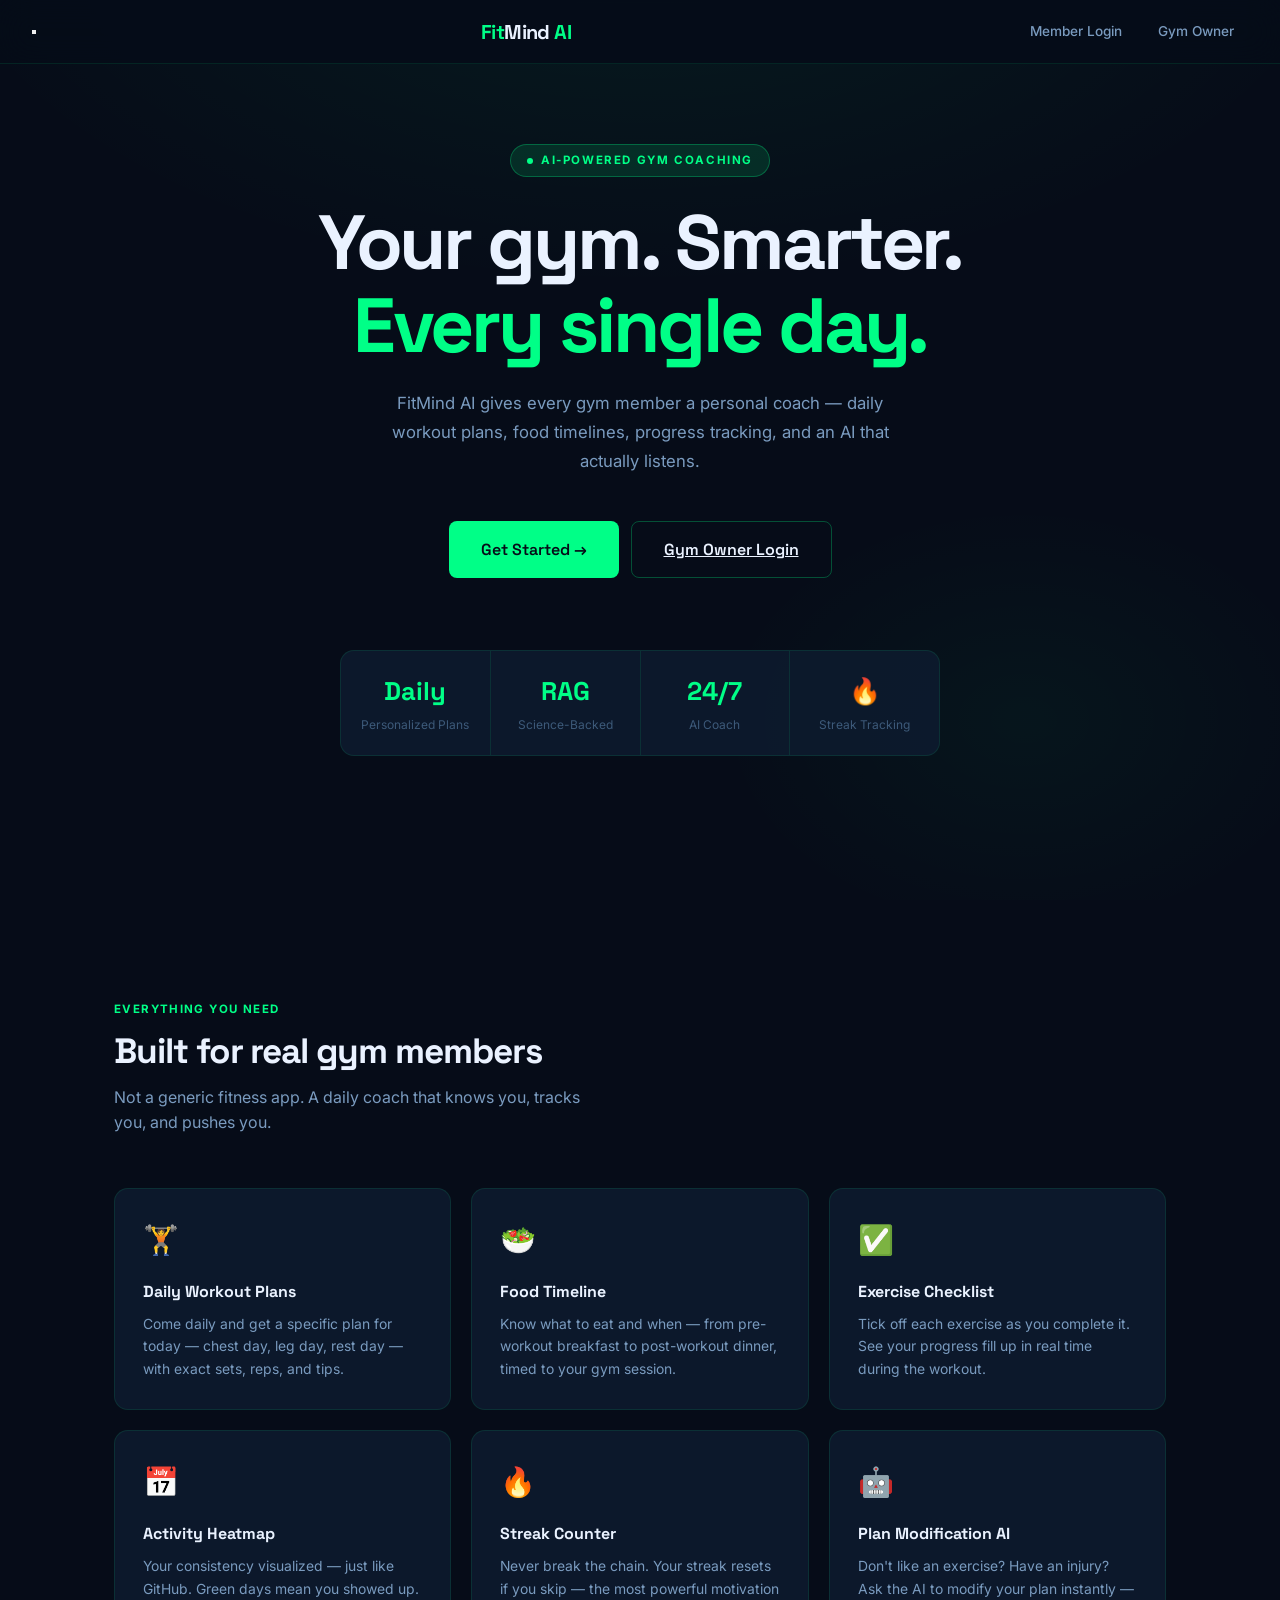
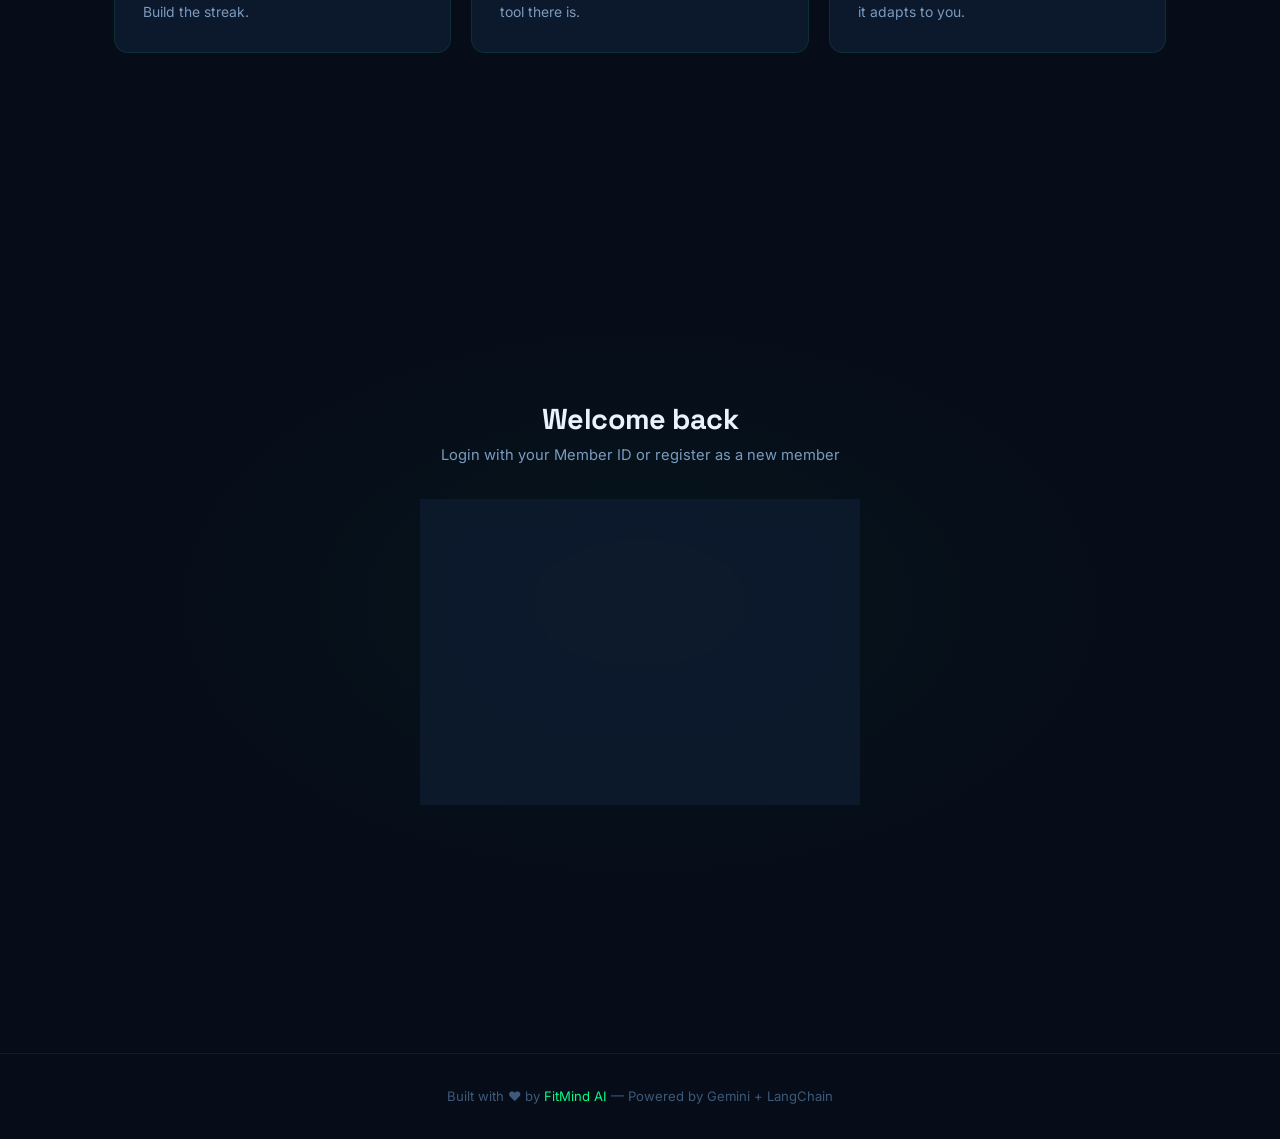
<file: frontend/today.html>
<!DOCTYPE html>
<html lang="en">
<head>
<meta charset="UTF-8"/>
<meta name="viewport" content="width=device-width, initial-scale=1.0"/>
<title>Today's Plan — FitMind AI</title>
<link rel="stylesheet" href="css/style.css"/>
<style>
  .checkin-banner {
    background: linear-gradient(135deg, var(--navy-700), var(--navy-800));
    border: 1px solid var(--border-hover);
    border-radius: var(--radius-lg);
    padding: 28px 32px;
    display: flex; align-items: center;
    justify-content: space-between;
    gap: 20px; flex-wrap: wrap;
    margin-bottom: 28px; position: relative; overflow: hidden;
  }
  .checkin-banner::before {
    content: '';
    position: absolute; top: -40px; right: -40px;
    width: 160px; height: 160px;
    background: radial-gradient(circle, var(--green-glow-strong), transparent 70%);
  }
  .checkin-left { z-index: 1; }
  .checkin-title { font-size: 1.3rem; font-weight: 700; margin-bottom: 4px; }
  .checkin-sub { color: var(--text-secondary); font-size: 0.88rem; }
  .checkin-done {
    background: var(--green-glow); border: 1px solid var(--border-hover);
    border-radius: var(--radius); padding: 16px 24px;
    color: var(--green-400); font-weight: 700;
    font-family: 'Space Grotesk', sans-serif;
    font-size: 0.95rem; text-align: center;
  }

  .day-badge {
    display: inline-flex; align-items: center; gap: 8px;
    background: var(--green-glow); border: 1px solid var(--border-hover);
    border-radius: 20px; padding: 6px 16px;
    font-size: 0.78rem; font-weight: 700;
    color: var(--green-400); margin-bottom: 16px;
    font-family: 'Space Grotesk', sans-serif;
    letter-spacing: 0.05em; text-transform: uppercase;
  }

  .plan-grid {
    display: grid; grid-template-columns: 1fr 1fr;
    gap: 20px; margin-bottom: 28px;
  }

  .exercise-card {
    background: var(--card); border: 1px solid var(--border);
    border-radius: var(--radius); overflow: hidden;
  }
  .exercise-header {
    padding: 16px 20px; border-bottom: 1px solid var(--border);
    display: flex; align-items: center; justify-content: space-between;
  }
  .exercise-header-title { font-family: 'Space Grotesk', sans-serif; font-weight: 700; }
  .exercise-progress-text { font-size: 0.8rem; color: var(--green-400); font-weight: 700; }
  .exercise-progress-bar { height: 3px; background: var(--border); }
  .exercise-progress-fill { height: 100%; background: var(--green-400); transition: width 0.4s ease; }
  .checklist-wrap { padding: 16px; }

  .food-timeline { padding: 4px 0; }

  .modify-section {
    background: var(--card); border: 1px solid var(--border);
    border-radius: var(--radius); overflow: hidden; margin-bottom: 28px;
  }
  .modify-header {
    padding: 16px 20px; border-bottom: 1px solid var(--border);
    display: flex; align-items: center; gap: 10px;
  }
  .modify-chat { height: 280px; overflow-y: auto; padding: 16px; display: flex; flex-direction: column; gap: 12px; }
  .modify-input-row { display: flex; gap: 10px; padding: 16px; border-top: 1px solid var(--border); }

  .loading-plan {
    display: flex; flex-direction: column;
    align-items: center; justify-content: center;
    padding: 80px 24px; gap: 16px; text-align: center;
  }
  .loading-plan .spinner { width: 36px; height: 36px; border-width: 3px; }
  .loading-text { color: var(--text-secondary); font-size: 0.92rem; }
  .loading-steps { display: flex; flex-direction: column; gap: 6px; margin-top: 8px; }
  .loading-step { font-size: 0.8rem; color: var(--text-muted); }
  .loading-step.active { color: var(--green-400); }

  .completion-banner {
    background: linear-gradient(135deg, rgba(0,255,135,0.12), rgba(0,255,135,0.05));
    border: 1px solid var(--border-hover);
    border-radius: var(--radius-lg); padding: 32px;
    text-align: center; margin-bottom: 28px;
  }
  .completion-icon { font-size: 3rem; margin-bottom: 12px; }
  .completion-title { font-size: 1.4rem; font-weight: 700; color: var(--green-400); margin-bottom: 8px; }
  .completion-sub { color: var(--text-secondary); font-size: 0.9rem; }

  .rest-card {
    background: var(--card); border: 1px solid var(--border);
    border-radius: var(--radius-lg); padding: 48px;
    text-align: center;
  }
  .rest-icon { font-size: 4rem; margin-bottom: 16px; }
  .rest-title { font-size: 1.6rem; font-weight: 700; margin-bottom: 8px; }
  .rest-sub { color: var(--text-secondary); max-width: 400px; margin: 0 auto; }

  @media (max-width: 768px) {
    .plan-grid { grid-template-columns: 1fr; }
    .checkin-banner { flex-direction: column; }
  }
</style>
</head>
<body>

<nav class="nav">
  <div class="nav-logo">Fit<span>Mind</span> AI</div>
  <div class="nav-right">
    <span class="nav-member-badge" id="nav-name">Loading...</span>
    <button class="nav-link" onclick="logout()">Logout</button>
  </div>
</nav>

<div class="layout">
  <aside class="sidebar">
    <div class="sidebar-label">Main</div>
    <a class="sidebar-link" href="dashboard.html"><span class="sidebar-icon">🏠</span> Dashboard</a>
    <a class="sidebar-link active" href="today.html"><span class="sidebar-icon">⚡</span> Today's Plan</a>
    <a class="sidebar-link" href="chat.html"><span class="sidebar-icon">🤖</span> Coach Chat</a>
    <div class="sidebar-label">Progress</div>
    <a class="sidebar-link" href="heatmap.html"><span class="sidebar-icon">📅</span> Heatmap</a>
    <a class="sidebar-link" href="progress.html"><span class="sidebar-icon">📈</span> My Progress</a>
  </aside>

  <main class="content">
    <div class="page-header">
      <div class="page-title">Today's Plan</div>
      <div class="page-sub" id="today-date-sub">Loading...</div>
    </div>

    <div id="main-content">
      <div class="loading-plan">
        <div class="spinner"></div>
        <div class="loading-text">Preparing your day...</div>
      </div>
    </div>
  </main>
</div>

<script src="js/storage.js"></script>
<script src="js/api.js"></script>
<script>
const member = DB.getMember();
if (!member) window.location.href = 'index.html';

document.getElementById('nav-name').textContent = member.name || member.id;

const today = new Date();
const todayStr = DB.today();
const DAYS = ['Sunday','Monday','Tuesday','Wednesday','Thursday','Friday','Saturday'];
const DAY_NAMES = ['Sun','Mon','Tue','Wed','Thu','Fri','Sat'];
const MUSCLES = ['Rest','Chest & Triceps','Back & Biceps','Legs & Core','Shoulders & Abs','Full Body','Arms & Core'];

const dayOfWeek = today.getDay();
const todayName = DAYS[dayOfWeek];
const muscleGroup = MUSCLES[dayOfWeek];
const isRestDay = dayOfWeek === 0;

document.getElementById('today-date-sub').textContent =
  `${todayName}, ${today.toLocaleDateString('en-IN', {day:'numeric', month:'long', year:'numeric'})}`;

// CHECK IF ALREADY HAS TODAY'S LOG
const existingLog = DB.getDailyLog(todayStr);

function init() {
  if (isRestDay) { renderRestDay(); return; }
  if (existingLog && existingLog.plan) {
    renderFullDay(existingLog.plan, existingLog.checkedIn, existingLog.exercises, existingLog.completed);
  } else {
    renderCheckIn();
  }
}

// ── REST DAY ──
function renderRestDay() {
  document.getElementById('main-content').innerHTML = `
    <div class="checkin-banner">
      <div class="checkin-left">
        <div class="day-badge">😴 Sunday · Rest Day</div>
        <div class="checkin-title">Your body needs recovery too! 💆</div>
        <div class="checkin-sub">Rest days are part of the plan — but you still need to eat right.</div>
      </div>
    </div>

    <div style="display:grid;grid-template-columns:1fr 1fr;gap:20px;margin-bottom:28px">

      <!-- REST DAY OPTIONS -->
      <div class="card">
        <div class="card-title">🏠 What do you want to do today?</div>
        <div style="display:flex;flex-direction:column;gap:10px">
          <div class="check-item" id="opt-rest" onclick="selectRestOption('rest')" style="cursor:pointer">
            <div class="check-box" id="box-rest"></div>
            <div>
              <div class="check-text" style="font-weight:600">Full Rest Day 😴</div>
              <div style="font-size:0.78rem;color:var(--text-secondary);margin-top:2px">No exercise, focus on recovery and nutrition</div>
            </div>
          </div>
          <div class="check-item" id="opt-home" onclick="selectRestOption('home')" style="cursor:pointer">
            <div class="check-box" id="box-home"></div>
            <div>
              <div class="check-text" style="font-weight:600">Light Home Workout 🏠</div>
              <div style="font-size:0.78rem;color:var(--text-secondary);margin-top:2px">Simple exercises, no equipment needed</div>
            </div>
          </div>
          <div class="check-item" id="opt-stretch" onclick="selectRestOption('stretch')" style="cursor:pointer">
            <div class="check-box" id="box-stretch"></div>
            <div>
              <div class="check-text" style="font-weight:600">Stretching & Mobility 🧘</div>
              <div style="font-size:0.78rem;color:var(--text-secondary);margin-top:2px">Light stretching to reduce soreness</div>
            </div>
          </div>
        </div>
        <button class="btn btn-primary btn-full" style="margin-top:16px" id="rest-generate-btn" onclick="generateRestDayPlan()" disabled>
          Generate Plan →
        </button>
      </div>

      <!-- FOOD PLAN -->
      <div class="card">
        <div class="card-title">🥗 Today's Food Plan</div>
        <div id="rest-food-section">
          <div style="text-align:center;padding:32px;color:var(--text-muted)">
            <div style="font-size:2rem;margin-bottom:8px">🍽️</div>
            <div style="font-size:0.88rem">Loading your Sunday meal plan...</div>
          </div>
        </div>
      </div>
    </div>

    <!-- GENERATED PLAN -->
    <div id="rest-plan-section" style="display:none">
      <div class="exercise-card" style="margin-bottom:24px">
        <div class="exercise-header">
          <div class="exercise-header-title" id="rest-plan-title">Home Workout</div>
          <div class="exercise-progress-text" id="rest-ex-progress">0/0</div>
        </div>
        <div class="exercise-progress-bar">
          <div class="exercise-progress-fill" id="rest-ex-bar" style="width:0%"></div>
        </div>
        <div class="checklist-wrap">
          <div class="checklist" id="rest-exercise-checklist"></div>
        </div>
      </div>
    </div>

    <!-- TIPS -->
    <div class="card">
      <div class="card-title">💡 Recovery Tips for Today</div>
      <div style="display:grid;grid-template-columns:1fr 1fr;gap:12px;margin-top:4px">
        <div style="background:var(--navy-800);border-radius:var(--radius-sm);padding:14px;border:1px solid var(--border)">
          <div style="font-size:1.2rem;margin-bottom:8px">💧</div>
          <div style="font-size:0.88rem;font-weight:600;margin-bottom:4px">Stay Hydrated</div>
          <div style="font-size:0.78rem;color:var(--text-secondary)">Drink 3-4 liters of water today to flush out toxins from yesterday's workout.</div>
        </div>
        <div style="background:var(--navy-800);border-radius:var(--radius-sm);padding:14px;border:1px solid var(--border)">
          <div style="font-size:1.2rem;margin-bottom:8px">😴</div>
          <div style="font-size:0.88rem;font-weight:600;margin-bottom:4px">Sleep 8 Hours</div>
          <div style="font-size:0.78rem;color:var(--text-secondary)">Muscle growth happens during sleep. Aim for 7-9 hours tonight.</div>
        </div>
        <div style="background:var(--navy-800);border-radius:var(--radius-sm);padding:14px;border:1px solid var(--border)">
          <div style="font-size:1.2rem;margin-bottom:8px">🥗</div>
          <div style="font-size:0.88rem;font-weight:600;margin-bottom:4px">Eat Your Protein</div>
          <div style="font-size:0.78rem;color:var(--text-secondary)">Don't skip meals on rest days. Your muscles are still repairing.</div>
        </div>
        <div style="background:var(--navy-800);border-radius:var(--radius-sm);padding:14px;border:1px solid var(--border)">
          <div style="font-size:1.2rem;margin-bottom:8px">🚶</div>
          <div style="font-size:0.88rem;font-weight:600;margin-bottom:4px">Light Walk</div>
          <div style="font-size:0.78rem;color:var(--text-secondary)">A 20-30 min walk improves blood flow and speeds up recovery.</div>
        </div>
      </div>
    </div>
  `;

  // auto generate food plan
  generateRestFoodPlan();
}

let selectedRestOption = null;
let restExercises = {};

function selectRestOption(option) {
  selectedRestOption = option;
  ['rest','home','stretch'].forEach(o => {
    const item = document.getElementById(`opt-${o}`);
    const box = document.getElementById(`box-${o}`);
    if (item) { item.classList.remove('done'); box.textContent = ''; }
  });
  const item = document.getElementById(`opt-${option}`);
  const box = document.getElementById(`box-${option}`);
  if (item) { item.classList.add('done'); box.textContent = '✓'; }
  document.getElementById('rest-generate-btn').disabled = false;
}

async function generateRestFoodPlan() {
  const foodEl = document.getElementById('rest-food-section');
  if (!foodEl) return;

  try {
    const data = await API.generateDailyPlan(
      member.member_id || member.id,
      member, 0, 'Sunday'
    );

    const parsed = parsePlan(data.plan);
    if (parsed.food.length) {
      foodEl.innerHTML = `<div class="food-timeline timeline">${parsed.food.map((f, i) => `
        <div class="timeline-item">
          <div class="timeline-left">
            <div class="timeline-dot"></div>
            ${i < parsed.food.length - 1 ? '<div class="timeline-line"></div>' : ''}
          </div>
          <div>
            <div class="timeline-time">${f.time}</div>
            <div class="timeline-title">${f.title}</div>
            <div class="timeline-desc">${f.desc}</div>
          </div>
        </div>
      `).join('')}</div>`;
    } else {
      foodEl.innerHTML = `<div class="plan-render" style="font-size:0.88rem">${renderMarkdown(data.plan)}</div>`;
    }

    // save to log
    const log = DB.getDailyLog(todayStr) || {};
    log.restDayPlan = data.plan;
    DB.setDailyLog(todayStr, log);

  } catch {
    foodEl.innerHTML = '<div style="color:var(--text-muted);font-size:0.85rem;text-align:center;padding:16px">Could not load food plan. Make sure backend is running.</div>';
  }
}

async function generateRestDayPlan() {
  if (!selectedRestOption || selectedRestOption === 'rest') return;

  const btn = document.getElementById('rest-generate-btn');
  btn.innerHTML = '<span class="spinner"></span> Generating...';
  btn.disabled = true;

  const typeMap = {
    home: 'light home workout with no equipment — bodyweight exercises only, max 20 minutes',
    stretch: 'stretching and mobility routine — focus on full body flexibility and muscle recovery'
  };

  const titleMap = {
    home: '🏠 Home Workout',
    stretch: '🧘 Stretching Routine'
  };

  try {
    const res = await fetch('https://fitmind-ai-backend-wopz.onrender.com/modify-plan', {
      method: 'POST',
      headers: { 'Content-Type': 'application/json' },
      body: JSON.stringify({
        current_plan: '',
        request: `Generate a ${typeMap[selectedRestOption]} for a ${member.experience} level person. Goal: ${member.goal}. Format as a list of exercises with sets and reps like: "- Exercise Name — 3x10"`,
        profile: { goal: member.goal, diet_type: member.diet_type, injuries: member.injuries || 'None', experience: member.experience }
      })
    });
    const data = await res.json();
    const plan = data.modified_plan || '';

    document.getElementById('rest-plan-section').style.display = 'block';
    document.getElementById('rest-plan-title').textContent = titleMap[selectedRestOption];

const lines = plan.split('\n');
    const exercises = [];
    lines.forEach(line => {
      const trimmed = line.trim();
      if (!trimmed) return;

      // pattern 1: "- Exercise Name — 3x10"
      const match1 = trimmed.match(/^[-•*]\s*\*{0,2}(.+?)\*{0,2}\s*[—–-]{1,3}\s*(\d+[x×]\d+[\w\s]*)$/i);
      if (match1) { exercises.push({ name: match1[1].trim(), detail: match1[2].trim() }); return; }

      // pattern 2: "1. Exercise Name — 3x10"
      const match2 = trimmed.match(/^\d+\.\s*\*{0,2}(.+?)\*{0,2}\s*[—–-]{1,3}\s*(\d+[x×\s\w]+)$/i);
      if (match2) { exercises.push({ name: match2[1].trim(), detail: match2[2].trim() }); return; }

      // pattern 3: "- Exercise Name (detail) — 3x10 reps"
      const match3 = trimmed.match(/^[-•*\d.]+\s*\*{0,2}([A-Z][a-zA-Z\s\(\)]+?)\*{0,2}\s*[—–-]+\s*([\dx×\s\w]+(?:reps?|sec|min|minutes?)?)$/i);
      if (match3) { exercises.push({ name: match3[1].trim(), detail: match3[2].trim() }); return; }
    });

    const checklist = document.getElementById('rest-exercise-checklist');
    if (exercises.length) {
      checklist.innerHTML = exercises.map((ex, i) => `
        <div class="check-item" onclick="toggleRestEx(${i})" id="rex-${i}">
          <div class="check-box" id="rbox-${i}"></div>
          <div class="check-text">${ex.name}</div>
          <div class="check-meta">${ex.detail}</div>
        </div>
      `).join('');
      document.getElementById('rest-ex-progress').textContent = `0/${exercises.length}`;
    } else {
      checklist.innerHTML = `<div class="plan-render" style="padding:8px;font-size:0.85rem">${renderMarkdown(plan)}</div>`;
    }

  } catch {
    document.getElementById('rest-plan-section').style.display = 'none';
    alert('Could not generate plan. Check backend.');
  } finally {
    btn.innerHTML = 'Generate Plan →';
    btn.disabled = false;
  }
}

function toggleRestEx(i) {
  restExercises[i] = !restExercises[i];
  const item = document.getElementById(`rex-${i}`);
  const box = document.getElementById(`rbox-${i}`);
  const isDone = restExercises[i];
  item.classList.toggle('done', isDone);
  box.textContent = isDone ? '✓' : '';

  const total = document.querySelectorAll('[id^="rex-"]').length;
  const done = Object.values(restExercises).filter(Boolean).length;
  const pct = Math.round((done / total) * 100);
  document.getElementById('rest-ex-progress').textContent = `${done}/${total}`;
  document.getElementById('rest-ex-bar').style.width = pct + '%';
}

// ── CHECK IN SCREEN ──
function renderCheckIn() {
  document.getElementById('main-content').innerHTML = `
    <div class="checkin-banner">
      <div class="checkin-left">
        <div class="day-badge">📅 ${todayName} · ${muscleGroup}</div>
        <div class="checkin-title">Ready to train today?</div>
        <div class="checkin-sub">Hit the button when you reach the gym — your personalized plan will be generated instantly.</div>
      </div>
      <button class="btn btn-primary btn-lg" id="checkin-btn" onclick="handleCheckIn()">
        🏋️ I Reached the Gym!
      </button>
    </div>
    <div class="card" style="text-align:center;padding:48px">
      <div style="font-size:2.5rem;margin-bottom:16px">💪</div>
      <div style="font-size:1.1rem;font-weight:700;margin-bottom:8px">Today is ${muscleGroup} Day</div>
      <div style="color:var(--text-secondary);font-size:0.9rem;max-width:360px;margin:0 auto">
        Check in when you arrive at the gym and we'll generate your complete workout + meal timeline for today.
      </div>
    </div>
  `;
}

// ── CHECK IN HANDLER ──
async function handleCheckIn() {
  const btn = document.getElementById('checkin-btn');
  btn.disabled = true;
  btn.innerHTML = '<span class="spinner"></span> Generating your plan...';

  document.getElementById('main-content').innerHTML = `
    <div class="loading-plan">
      <div class="spinner"></div>
      <div class="loading-text">Building your ${muscleGroup} plan...</div>
      <div class="loading-steps">
        <div class="loading-step active">🔍 Analyzing your profile...</div>
        <div class="loading-step">🏋️ Selecting exercises for ${muscleGroup}...</div>
        <div class="loading-step">🥗 Planning your food timeline...</div>
        <div class="loading-step">✅ Finalizing your day...</div>
      </div>
    </div>
  `;

  // animate loading steps
  const steps = document.querySelectorAll('.loading-step');
  let s = 0;
  const stepInterval = setInterval(() => {
    if (steps[s]) steps[s].classList.remove('active');
    s++;
    if (steps[s]) steps[s].classList.add('active');
    if (s >= steps.length) clearInterval(stepInterval);
  }, 1800);

  try {
    const data = await API.generateDailyPlan(
      member.member_id || member.id,
      member, dayOfWeek, todayName
    );

    clearInterval(stepInterval);

    const log = {
      date: todayStr,
      dayName: todayName,
      muscleGroup,
      plan: data.plan,
      checkedIn: true,
      exercises: {},
      completed: false
    };
    DB.setDailyLog(todayStr, log);
    DB.setLastActive(todayStr);

    renderFullDay(data.plan, true, {}, false);
  } catch(e) {
    document.getElementById('main-content').innerHTML = `
      <div class="alert alert-error">⚠ Could not generate plan. Make sure backend is running on port 8000.</div>
      <button class="btn btn-primary" onclick="renderCheckIn()">Try Again</button>
    `;
  }
}

// ── FULL DAY VIEW ──
function renderFullDay(planText, checkedIn, exercises, completed) {
  const parsed = parsePlan(planText);
  const log = DB.getDailyLog(todayStr) || {};

  const doneCount = Object.values(exercises || {}).filter(Boolean).length;
  const totalExercises = parsed.exercises.length;
  const pct = totalExercises > 0 ? Math.round((doneCount / totalExercises) * 100) : 0;

  document.getElementById('main-content').innerHTML = `

    ${completed ? `
    <div class="completion-banner">
      <div class="completion-icon">🏆</div>
      <div class="completion-title">Workout Complete! Amazing work.</div>
      <div class="completion-sub">You crushed ${muscleGroup} today. Rest up and come back tomorrow.</div>
    </div>` : `
    <div class="checkin-banner">
      <div class="checkin-left">
        <div class="day-badge">✅ Checked In · ${muscleGroup}</div>
        <div class="checkin-title">You're at the gym. Let's get it! 💪</div>
        <div class="checkin-sub">${doneCount}/${totalExercises} exercises done · ${pct}% complete</div>
      </div>
      <div class="checkin-done">🔥 ${pct}%<br/><span style="font-size:0.75rem;font-weight:400">completed</span></div>
    </div>`}

    <div class="plan-grid">

      <!-- EXERCISE CHECKLIST -->
      <div class="exercise-card">
        <div class="exercise-header">
          <div class="exercise-header-title">🏋️ ${muscleGroup}</div>
          <div class="exercise-progress-text" id="ex-progress-text">${doneCount}/${totalExercises}</div>
        </div>
        <div class="exercise-progress-bar">
          <div class="exercise-progress-fill" id="ex-progress-bar" style="width:${pct}%"></div>
        </div>
        <div class="checklist-wrap">
          <div class="checklist" id="exercise-checklist"></div>
        </div>
        ${!completed ? `
        <div style="padding:0 16px 16px">
          <button class="btn btn-primary btn-full" id="complete-btn" onclick="markComplete()" ${doneCount < totalExercises ? 'disabled' : ''}>
            Mark Workout Complete ✓
          </button>
        </div>` : ''}
      </div>

      <!-- FOOD TIMELINE -->
      <div class="card" style="margin-bottom:0">
        <div class="card-title">🥗 Today's Food Timeline</div>
        <div class="food-timeline timeline" id="food-timeline"></div>
      </div>

    </div>

    <!-- PLAN MODIFICATION AI -->
    <div class="modify-section">
      <div class="modify-header">
        <span style="font-size:1.2rem">🤖</span>
        <div>
          <div style="font-weight:700;font-family:'Space Grotesk',sans-serif">Modify Today's Plan</div>
          <div style="font-size:0.78rem;color:var(--text-secondary)">Ask AI to change exercises, swap food, or adjust intensity</div>
        </div>
      </div>
      <div class="modify-chat" id="modify-chat">
        <div class="msg coach">
          <div class="msg-label">🤖 Coach</div>
          <div class="msg-bubble">Hey! I can modify today's plan for you. Try saying things like "replace bench press with pushups", "I don't eat paneer, suggest alternatives", or "make it easier on my lower back".</div>
        </div>
      </div>
      <div class="modify-input-row">
        <input class="form-input" type="text" id="modify-input"
          placeholder="e.g. replace leg press with lunges..."
          onkeydown="if(event.key==='Enter') sendModify()"/>
        <button class="btn btn-primary" id="modify-btn" onclick="sendModify()">Send</button>
      </div>
    </div>

    <!-- FULL PLAN TEXT -->
    <div class="card">
      <div class="card-title">📋 Full Plan Details</div>
      <div class="plan-render" id="full-plan-render"></div>
    </div>

  `;

  renderExercises(parsed.exercises, exercises || {}, totalExercises);
  renderFoodTimeline(parsed.food);
  document.getElementById('full-plan-render').innerHTML = renderMarkdown(planText);
}

// ── PARSE PLAN ──
function parsePlan(text) {
  const exercises = [];
  const food = [];

  const lines = text.split('\n');
  let inWorkoutSection = false;
  let inFoodSection = false;

  lines.forEach(line => {
    const trimmed = line.trim();

    // detect sections
    if (trimmed.match(/TODAY'S WORKOUT|WORKOUT.*—|1\.\s*TODAY/i)) { inWorkoutSection = true; inFoodSection = false; return; }
    if (trimmed.match(/TODAY'S FOOD|FOOD TIMELINE|2\.\s*TODAY/i)) { inWorkoutSection = false; inFoodSection = true; return; }
    if (trimmed.match(/TODAY'S FOCUS|FOCUS TIP|3\.\s*TODAY/i)) { inWorkoutSection = false; inFoodSection = false; return; }

    // parse exercises — only inside workout section
    if (inWorkoutSection) {
      const exMatch = trimmed.match(/(?:\d+\.|[-•*])\s*\*{0,2}([A-Za-z][^—\-*\n]{3,40}?)\*{0,2}\s*[—–-]+\s*([\dx×\s\(\)a-zA-Z\-]+)/i);
      if (exMatch) {
        const name = exMatch[1].trim();
        const detail = exMatch[2].trim();
        // make sure it looks like an exercise not food
        if (!name.match(/breakfast|lunch|dinner|snack|meal|cup|tbsp|protein|yogurt|paneer|dal|rice/i)) {
          exercises.push({ name, detail });
        }
      }
    }

    // parse food — only inside food section
    if (inFoodSection) {
      const mealMatch = trimmed.match(/\*{0,2}(Breakfast|Mid.Morning|Lunch|Evening|Dinner|Pre.Workout|Post.Workout)\*{0,2}[:\s]+(?:\(([^)]+)\)[:\s]*)?(.*)/i);
      if (mealMatch && mealMatch[3].trim()) {
        const timeMap = {
          'breakfast': '8:00 AM', 'mid': '10:30 AM', 'lunch': '1:30 PM',
          'eve': '4:30 PM', 'din': '8:00 PM', 'pre': '1hr before gym', 'post': '7:30 PM'
        };
        const key = mealMatch[1].toLowerCase().slice(0,3);
        food.push({
          time: mealMatch[2] || timeMap[key] || '',
          title: mealMatch[1].replace(/\*/g,'').trim(),
          desc: mealMatch[3].replace(/\*/g,'').trim()
        });
      }
    }
  });

  return { exercises, food };
}

// ── RENDER EXERCISES ──
function renderExercises(exercises, checked, total) {
  const list = document.getElementById('exercise-checklist');
  if (!list) return;
  if (!exercises.length) {
    list.innerHTML = '<div style="color:var(--text-muted);font-size:0.85rem;text-align:center;padding:16px">No exercises parsed. Check full plan below.</div>';
    return;
  }
  list.innerHTML = exercises.map((ex, i) => `
    <div class="check-item ${checked[i] ? 'done' : ''}" onclick="toggleExercise(${i})" id="ex-${i}">
      <div class="check-box">${checked[i] ? '✓' : ''}</div>
      <div class="check-text">${ex.name}</div>
      <div class="check-meta">${ex.detail}</div>
    </div>
  `).join('');
}

// ── TOGGLE EXERCISE ──
function toggleExercise(i) {
  const log = DB.getDailyLog(todayStr) || {};
  if (!log.exercises) log.exercises = {};
  log.exercises[i] = !log.exercises[i];
  DB.setDailyLog(todayStr, log);

  const item = document.getElementById(`ex-${i}`);
  const isNowDone = log.exercises[i];
  item.classList.toggle('done', isNowDone);
  item.querySelector('.check-box').textContent = isNowDone ? '✓' : '';

  const parsed = parsePlan(log.plan);
  const total = parsed.exercises.length;
  const doneCount = Object.values(log.exercises).filter(Boolean).length;
  const pct = Math.round((doneCount / total) * 100);

  const bar = document.getElementById('ex-progress-bar');
  const txt = document.getElementById('ex-progress-text');
  if (bar) bar.style.width = pct + '%';
  if (txt) txt.textContent = `${doneCount}/${total}`;

  const completeBtn = document.getElementById('complete-btn');
  if (completeBtn) completeBtn.disabled = doneCount < total;

  const sub = document.querySelector('.checkin-sub');
  if (sub) sub.textContent = `${doneCount}/${total} exercises done · ${pct}% complete`;
  const badge = document.querySelector('.checkin-done');
  if (badge) badge.innerHTML = `🔥 ${pct}%<br/><span style="font-size:0.75rem;font-weight:400">completed</span>`;
}

// ── MARK COMPLETE ──
function markComplete() {
  const log = DB.getDailyLog(todayStr) || {};
  log.completed = true;
  DB.setDailyLog(todayStr, log);

  const streak = DB.getStreak();
  DB.setStreak(streak + 1);
  DB.setLastActive(todayStr);
  DB.markDay(todayStr, 4);

  renderFullDay(log.plan, true, log.exercises, true);
}

// ── FOOD TIMELINE ──
function renderFoodTimeline(food) {
  const el = document.getElementById('food-timeline');
  if (!el) return;
  if (!food.length) {
    el.innerHTML = '<div style="color:var(--text-muted);font-size:0.85rem;padding:8px">No meal timeline found. Check full plan below.</div>';
    return;
  }
  el.innerHTML = food.map((f, i) => `
    <div class="timeline-item">
      <div class="timeline-left">
        <div class="timeline-dot"></div>
        ${i < food.length - 1 ? '<div class="timeline-line"></div>' : ''}
      </div>
      <div>
        <div class="timeline-time">${f.time}</div>
        <div class="timeline-title">${f.title}</div>
        <div class="timeline-desc">${f.desc}</div>
      </div>
    </div>
  `).join('');
}

// ── MODIFY PLAN AI ──
let modifyHistory = [];
async function sendModify() {
  const input = document.getElementById('modify-input');
  const msg = input.value.trim();
  if (!msg) return;

  const chat = document.getElementById('modify-chat');
  const btn = document.getElementById('modify-btn');

  addModifyMsg('user', msg);
  modifyHistory.push({ role: 'user', content: msg });
  input.value = '';
  btn.disabled = true;
  btn.innerHTML = '<span class="spinner"></span>';

  const log = DB.getDailyLog(todayStr) || {};
  const currentPlan = log.plan || '';

  try {
    const data = await API.modifyPlan(currentPlan, msg, member);
    const reply = data.modified_plan || data.plan || 'Sorry, could not modify the plan.';

    log.plan = reply;
    DB.setDailyLog(todayStr, log);

    addModifyMsg('coach', '✅ Plan updated! Refreshing your exercises and timeline...');
    modifyHistory.push({ role: 'assistant', content: reply });

    setTimeout(() => {
      const parsed = parsePlan(reply);
      renderExercises(parsed.exercises, log.exercises || {}, parsed.exercises.length);
      renderFoodTimeline(parsed.food);
      document.getElementById('full-plan-render').innerHTML = renderMarkdown(reply);
    }, 800);

  } catch {
    addModifyMsg('coach', '⚠ Could not reach backend. Please try again.');
  } finally {
    btn.disabled = false;
    btn.innerHTML = 'Send';
  }
}

function addModifyMsg(role, text) {
  const chat = document.getElementById('modify-chat');
  const div = document.createElement('div');
  div.className = `msg ${role}`;
  div.innerHTML = `
    <div class="msg-label">${role === 'user' ? 'You' : '🤖 Coach'}</div>
    <div class="msg-bubble">${text.replace(/\n/g,'<br/>')}</div>
  `;
  chat.appendChild(div);
  chat.scrollTop = chat.scrollHeight;
}

// ── MARKDOWN RENDERER ──
function renderMarkdown(text) {
  return text
    .replace(/#{4} \*\*(.*?)\*\*/g,'<h4>$1</h4>')
    .replace(/#{3} \*\*(.*?)\*\*/g,'<h3>$1</h3>')
    .replace(/#{4} (.*?)(\n|$)/g,'<h4>$1</h4>')
    .replace(/#{3} (.*?)(\n|$)/g,'<h3>$1</h3>')
    .replace(/#{2} (.*?)(\n|$)/g,'<h2>$1</h2>')
    .replace(/#{1} (.*?)(\n|$)/g,'<h1>$1</h1>')
    .replace(/\*\*(.*?)\*\*/g,'<strong>$1</strong>')
    .replace(/\*(.*?)\*/g,'<em>$1</em>')
    .replace(/\n[-•] (.*?)(?=\n|$)/g,'<li>$1</li>')
    .replace(/(<li>[\s\S]*?<\/li>)/g,'<ul>$1</ul>')
    .replace(/\n\n/g,'</p><p>')
    .replace(/^/,'<p>').replace(/$/,'</p>');
}

function logout() { DB.clearMember(); window.location.href = 'index.html'; }

init();
</script>
</body>
</html>
</file>
<file: frontend/css/style.css>
@import url('https://fonts.googleapis.com/css2?family=Space+Grotesk:wght@400;500;600;700&family=Inter:wght@300;400;500;600&display=swap');

:root {
  --navy-950: #060c18;
  --navy-900: #0a1220;
  --navy-800: #0f1c30;
  --navy-700: #162640;
  --navy-600: #1e3354;
  --navy-500: #2a4570;
  --green-400: #00ff87;
  --green-300: #5fffb0;
  --green-500: #00cc6a;
  --green-glow: rgba(0,255,135,0.12);
  --green-glow-strong: rgba(0,255,135,0.22);
  --amber: #ffb830;
  --amber-glow: rgba(255,184,48,0.15);
  --red: #ff4f6a;
  --red-glow: rgba(255,79,106,0.15);
  --text-primary: #eaf2ff;
  --text-secondary: #7a9bbf;
  --text-muted: #3d5a7a;
  --text: var(--text-primary);
  --border: rgba(0,255,135,0.1);
  --border-hover: rgba(0,255,135,0.28);
  --card: rgba(15,28,48,0.85);
  --radius-sm: 8px;
  --radius: 14px;
  --radius-lg: 20px;
  --shadow: 0 8px 32px rgba(0,0,0,0.4);
  --shadow-green: 0 8px 32px rgba(0,255,135,0.15);
}

*, *::before, *::after { box-sizing: border-box; margin: 0; padding: 0; }

html { scroll-behavior: smooth; }

body {
  font-family: 'Inter', sans-serif;
  background: var(--navy-950);
  color: var(--text-primary);
  min-height: 100vh;
  line-height: 1.6;
  overflow-x: hidden;
}

/* SCROLLBAR */
::-webkit-scrollbar { width: 5px; height: 5px; }
::-webkit-scrollbar-track { background: var(--navy-900); }
::-webkit-scrollbar-thumb { background: var(--navy-500); border-radius: 4px; }
::-webkit-scrollbar-thumb:hover { background: var(--green-500); }

/* TYPOGRAPHY */
h1,h2,h3,h4,h5 {
  font-family: 'Space Grotesk', sans-serif;
  letter-spacing: -0.02em; line-height: 1.2;
}

/* NAV */
.nav {
  position: fixed; top: 0; left: 0; right: 0; z-index: 100;
  height: 64px;
  background: rgba(6,12,24,0.92);
  backdrop-filter: blur(16px);
  border-bottom: 1px solid var(--border);
  display: flex; align-items: center;
  justify-content: space-between;
  padding: 0 32px;
}
.nav-logo {
  font-family: 'Space Grotesk', sans-serif;
  font-size: 1.25rem; font-weight: 700;
  color: var(--green-400); letter-spacing: -0.03em;
}
.nav-logo span { color: var(--text-primary); }
.nav-right { display: flex; align-items: center; gap: 8px; }
.nav-member-badge {
  background: var(--green-glow);
  border: 1px solid var(--border-hover);
  border-radius: 20px; padding: 6px 14px;
  font-size: 0.8rem; font-weight: 600;
  color: var(--green-400);
  font-family: 'Space Grotesk', sans-serif;
}
.nav-link {
  padding: 8px 14px; border-radius: var(--radius-sm);
  font-size: 0.85rem; font-weight: 500;
  color: var(--text-secondary); cursor: pointer;
  border: none; background: transparent;
  transition: all 0.2s; text-decoration: none;
  display: inline-flex; align-items: center; gap: 6px;
}
.nav-link:hover { color: var(--text-primary); background: var(--navy-700); }
.nav-link.active { color: var(--green-400); background: var(--green-glow); }

/* SIDEBAR */
.layout { display: flex; padding-top: 64px; min-height: 100vh; }
.sidebar {
  width: 220px; flex-shrink: 0;
  background: var(--navy-900);
  border-right: 1px solid var(--border);
  padding: 24px 12px;
  position: fixed; top: 64px; left: 0;
  height: calc(100vh - 64px);
  overflow-y: auto;
  display: flex; flex-direction: column; gap: 4px;
}
.sidebar-label {
  font-size: 0.68rem; font-weight: 700;
  letter-spacing: 0.1em; text-transform: uppercase;
  color: var(--text-muted); padding: 8px 12px 4px;
  margin-top: 8px;
}
.sidebar-link {
  display: flex; align-items: center; gap: 10px;
  padding: 10px 12px; border-radius: var(--radius-sm);
  color: var(--text-secondary); font-size: 0.88rem;
  font-weight: 500; cursor: pointer;
  text-decoration: none; transition: all 0.2s;
  border: none; background: none; width: 100%; text-align: left;
}
.sidebar-link:hover { color: var(--text-primary); background: var(--navy-700); }
.sidebar-link.active { color: var(--green-400); background: var(--green-glow); }
.sidebar-icon { font-size: 1rem; width: 20px; text-align: center; }

.content { margin-left: 220px; flex: 1; padding: 36px 36px; max-width: 1100px; }

/* CARDS */
.card {
  background: var(--card);
  border: 1px solid var(--border);
  border-radius: var(--radius);
  padding: 24px;
  backdrop-filter: blur(8px);
  transition: border-color 0.2s, box-shadow 0.2s;
}
.card:hover { border-color: var(--border-hover); }
.card-title {
  font-family: 'Space Grotesk', sans-serif;
  font-size: 1rem; font-weight: 700;
  margin-bottom: 16px; color: var(--text-primary);
}

/* BUTTONS */
.btn {
  display: inline-flex; align-items: center; gap: 8px;
  padding: 11px 22px; border-radius: var(--radius-sm);
  font-size: 0.9rem; font-weight: 600;
  cursor: pointer; border: none;
  transition: all 0.2s; font-family: 'Space Grotesk', sans-serif;
  white-space: nowrap;
}
.btn-primary {
  background: var(--green-400); color: var(--navy-950);
}
.btn-primary:hover { background: var(--green-300); transform: translateY(-1px); box-shadow: var(--shadow-green); }
.btn-secondary {
  background: transparent; color: var(--text-primary);
  border: 1px solid var(--border-hover);
}
.btn-secondary:hover { background: var(--navy-700); color: var(--green-400); }
.btn-ghost {
  background: transparent; color: var(--text-secondary);
  border: 1px solid var(--border);
}
.btn-ghost:hover { background: var(--navy-700); color: var(--text-primary); }
.btn-danger {
  background: var(--red-glow); color: var(--red);
  border: 1px solid rgba(255,79,106,0.3);
}
.btn:disabled { opacity: 0.45; cursor: not-allowed; transform: none !important; }
.btn-sm { padding: 7px 14px; font-size: 0.8rem; }
.btn-lg { padding: 15px 32px; font-size: 1rem; }
.btn-full { width: 100%; justify-content: center; }

/* FORM */
.form-group { display: flex; flex-direction: column; gap: 7px; margin-bottom: 18px; }
.form-label {
  font-size: 0.75rem; font-weight: 700;
  letter-spacing: 0.07em; text-transform: uppercase;
  color: var(--text-secondary);
}
.form-input {
  background: var(--navy-800);
  border: 1px solid var(--border);
  border-radius: var(--radius-sm);
  padding: 11px 14px; color: var(--text-primary);
  font-size: 0.92rem; font-family: 'Inter', sans-serif;
  transition: border-color 0.2s, box-shadow 0.2s;
  outline: none; width: 100%;
}
.form-input:focus {
  border-color: var(--green-400);
  box-shadow: 0 0 0 3px var(--green-glow);
}
.form-input::placeholder { color: var(--text-muted); }
select.form-input option { background: var(--navy-800); }
.form-grid-2 { display: grid; grid-template-columns: 1fr 1fr; gap: 16px; }
.form-grid-3 { display: grid; grid-template-columns: 1fr 1fr 1fr; gap: 16px; }
.form-full { grid-column: 1 / -1; }

/* BADGES */
.badge {
  display: inline-flex; align-items: center;
  padding: 3px 10px; border-radius: 20px;
  font-size: 0.72rem; font-weight: 700;
  font-family: 'Space Grotesk', sans-serif;
  letter-spacing: 0.03em;
}
.badge-green { background: var(--green-glow); color: var(--green-400); border: 1px solid var(--border-hover); }
.badge-amber { background: var(--amber-glow); color: var(--amber); border: 1px solid rgba(255,184,48,0.3); }
.badge-red { background: var(--red-glow); color: var(--red); border: 1px solid rgba(255,79,106,0.3); }
.badge-muted { background: var(--navy-700); color: var(--text-secondary); }

/* ALERTS */
.alert {
  display: flex; align-items: flex-start; gap: 10px;
  padding: 13px 16px; border-radius: var(--radius-sm);
  font-size: 0.88rem; margin-bottom: 20px;
}
.alert-error { background: var(--red-glow); border: 1px solid rgba(255,79,106,0.3); color: #ff8090; }
.alert-success { background: var(--green-glow); border: 1px solid var(--border-hover); color: var(--green-400); }
.alert-info { background: var(--amber-glow); border: 1px solid rgba(255,184,48,0.3); color: var(--amber); }

/* SPINNER */
.spinner {
  display: inline-block; width: 16px; height: 16px;
  border: 2px solid var(--navy-600);
  border-top-color: var(--green-400);
  border-radius: 50%; animation: spin 0.65s linear infinite;
  flex-shrink: 0;
}
@keyframes spin { to { transform: rotate(360deg); } }

/* STAT CARDS */
.stats-grid { display: grid; grid-template-columns: repeat(auto-fit, minmax(160px, 1fr)); gap: 16px; margin-bottom: 28px; }
.stat-card {
  background: var(--card); border: 1px solid var(--border);
  border-radius: var(--radius); padding: 20px;
  backdrop-filter: blur(8px);
}
.stat-value {
  font-family: 'Space Grotesk', sans-serif;
  font-size: 2rem; font-weight: 700; color: var(--green-400);
  line-height: 1;
}
.stat-label { font-size: 0.78rem; color: var(--text-muted); margin-top: 6px; }
.stat-sub { font-size: 0.82rem; color: var(--text-secondary); margin-top: 4px; }

/* CHECKLIST */
.checklist { display: flex; flex-direction: column; gap: 10px; }
.check-item {
  display: flex; align-items: center; gap: 12px;
  padding: 12px 16px; border-radius: var(--radius-sm);
  background: var(--navy-800); border: 1px solid var(--border);
  cursor: pointer; transition: all 0.2s; user-select: none;
}
.check-item:hover { border-color: var(--border-hover); background: var(--navy-700); }
.check-item.done { border-color: var(--green-500); background: var(--green-glow); }
.check-box {
  width: 22px; height: 22px; border-radius: 6px;
  border: 2px solid var(--text-muted); flex-shrink: 0;
  display: flex; align-items: center; justify-content: center;
  transition: all 0.2s; font-size: 0.75rem;
}
.check-item.done .check-box {
  background: var(--green-400); border-color: var(--green-400); color: var(--navy-950);
}
.check-text { font-size: 0.9rem; flex: 1; }
.check-item.done .check-text { text-decoration: line-through; color: var(--text-muted); }
.check-meta { font-size: 0.78rem; color: var(--text-muted); }

/* HEATMAP */
.heatmap-grid {
  display: grid; grid-template-columns: repeat(53, 1fr);
  gap: 3px;
}
.heatmap-cell {
  width: 13px; height: 13px; border-radius: 3px;
  background: var(--navy-700); cursor: pointer;
  transition: all 0.15s;
}
.heatmap-cell:hover { transform: scale(1.3); }
.heatmap-cell.level-1 { background: #0d4a2a; }
.heatmap-cell.level-2 { background: #0f6b38; }
.heatmap-cell.level-3 { background: #00a854; }
.heatmap-cell.level-4 { background: var(--green-400); box-shadow: 0 0 6px var(--green-glow-strong); }

/* TIMELINE */
.timeline { display: flex; flex-direction: column; gap: 0; }
.timeline-item {
  display: flex; gap: 16px; padding-bottom: 24px;
  position: relative;
}
.timeline-item:last-child { padding-bottom: 0; }
.timeline-left { display: flex; flex-direction: column; align-items: center; flex-shrink: 0; }
.timeline-dot {
  width: 12px; height: 12px; border-radius: 50%;
  background: var(--green-400); flex-shrink: 0;
  box-shadow: 0 0 8px var(--green-glow-strong);
  margin-top: 4px;
}
.timeline-line {
  width: 2px; flex: 1; margin-top: 4px;
  background: var(--border); min-height: 24px;
}
.timeline-time { font-size: 0.75rem; color: var(--green-400); font-weight: 700; font-family: 'Space Grotesk', sans-serif; margin-bottom: 4px; }
.timeline-title { font-size: 0.95rem; font-weight: 600; color: var(--text-primary); }
.timeline-desc { font-size: 0.85rem; color: var(--text-secondary); margin-top: 4px; }

/* PROGRESS BAR */
.progress-bar-wrap { background: var(--navy-700); border-radius: 20px; height: 8px; overflow: hidden; }
.progress-bar-fill { height: 100%; border-radius: 20px; background: var(--green-400); transition: width 0.5s ease; }

/* CHAT */
.chat-window {
  height: 420px; overflow-y: auto;
  display: flex; flex-direction: column; gap: 14px;
  padding: 20px;
}
.msg { display: flex; flex-direction: column; gap: 4px; max-width: 78%; }
.msg.user { align-self: flex-end; align-items: flex-end; }
.msg.coach { align-self: flex-start; }
.msg-bubble {
  padding: 11px 15px; border-radius: 14px;
  font-size: 0.9rem; line-height: 1.6;
}
.msg.user .msg-bubble {
  background: var(--green-400); color: var(--navy-950);
  font-weight: 500; border-bottom-right-radius: 4px;
}
.msg.coach .msg-bubble {
  background: var(--navy-700); color: var(--text-primary);
  border: 1px solid var(--border); border-bottom-left-radius: 4px;
}
.msg-label { font-size: 0.7rem; color: var(--text-muted); }

/* MODAL */
.modal-overlay {
  display: none; position: fixed; inset: 0; z-index: 200;
  background: rgba(6,12,24,0.88); backdrop-filter: blur(6px);
  align-items: center; justify-content: center; padding: 24px;
}
.modal-overlay.open { display: flex; }
.modal {
  background: var(--navy-800); border: 1px solid var(--border-hover);
  border-radius: var(--radius-lg); width: 100%; max-width: 680px;
  max-height: 82vh; overflow-y: auto; padding: 32px;
  box-shadow: var(--shadow);
}
.modal-header {
  display: flex; justify-content: space-between;
  align-items: center; margin-bottom: 24px;
}
.modal-close {
  background: none; border: none; color: var(--text-muted);
  font-size: 1.3rem; cursor: pointer; padding: 4px;
  transition: color 0.2s; border-radius: 6px;
}
.modal-close:hover { color: var(--text-primary); background: var(--navy-700); }

/* EMPTY STATE */
.empty-state {
  display: flex; flex-direction: column;
  align-items: center; justify-content: center;
  padding: 60px 24px; text-align: center; gap: 12px;
  color: var(--text-muted);
}
.empty-icon { font-size: 3rem; }

/* PAGE HEADER */
.page-header { margin-bottom: 28px; }
.page-title { font-size: 1.7rem; font-weight: 700; margin-bottom: 4px; }
.page-sub { color: var(--text-secondary); font-size: 0.92rem; }

/* DIVIDER */
.divider { height: 1px; background: var(--border); margin: 24px 0; }

/* PLAN CONTENT RENDERER */
.plan-render h1, .plan-render h2, .plan-render h3, .plan-render h4 {
  font-family: 'Space Grotesk', sans-serif;
  color: var(--green-400); margin-top: 24px; margin-bottom: 10px;
}
.plan-render p { color: var(--text-secondary); margin-bottom: 10px; }
.plan-render ul, .plan-render ol { padding-left: 20px; margin-bottom: 10px; }
.plan-render li { color: var(--text-secondary); margin-bottom: 5px; }
.plan-render strong { color: var(--text-primary); }
.plan-render table { width: 100%; border-collapse: collapse; margin: 14px 0; }
.plan-render th { background: var(--navy-700); color: var(--green-400); padding: 9px 13px; font-size: 0.82rem; text-align: left; }
.plan-render td { padding: 9px 13px; border-bottom: 1px solid var(--border); color: var(--text-secondary); font-size: 0.88rem; }
.plan-render tr:hover td { background: var(--navy-800); }

/* RESPONSIVE */
@media (max-width:768px){

    .sidebar{
        position: fixed;
        top:64px;
        left:-220px;      /* Hidden */
        width:220px;
        height:calc(100vh - 64px);
        transition:left .3s ease;
        z-index:999;
    }

    .sidebar.open{
        left:0;
    }

    .content{
        margin-left:0;
        padding:24px 16px;
    }

    .form-grid-2,
    .form-grid-3{
        grid-template-columns:1fr;
    }

    .nav{
        padding:0 16px;
    }

    .stats-grid{
        grid-template-columns:1fr 1fr;
    }
}

.overlay{
    position: fixed;
    inset: 64px 0 0 0;   /* Starts below navbar */
    background: rgba(0,0,0,.45);
    display: none;
    z-index: 998;
}

.overlay.show{
    display: block;
}
</file>
